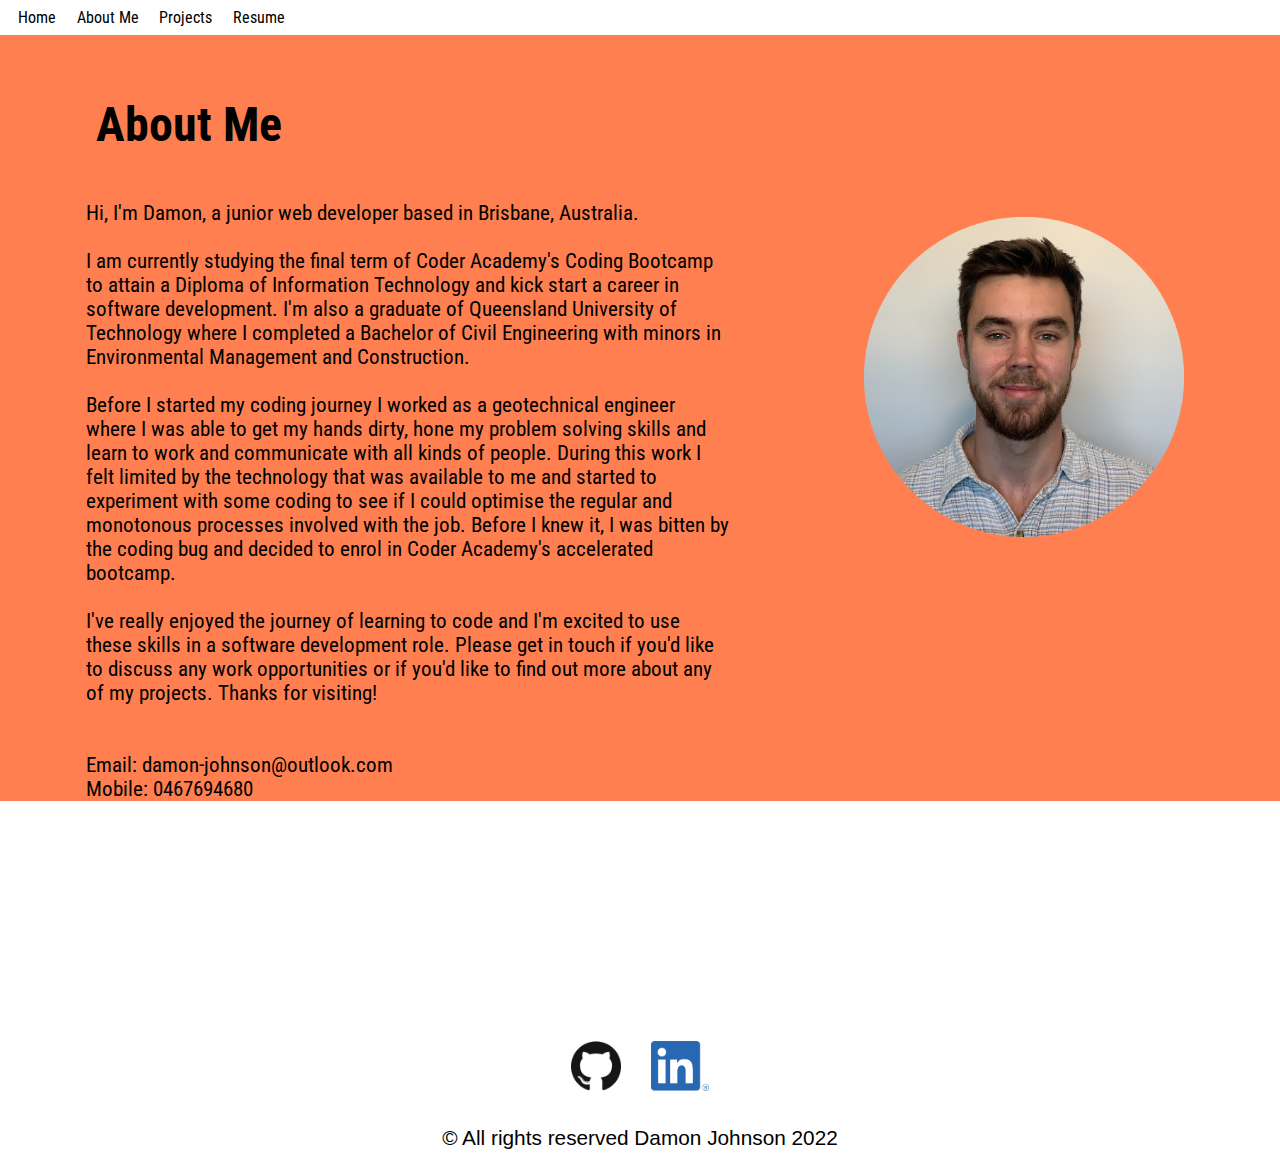
<file: about-me.html>
<!DOCTYPE html>
<html lang="en">
<head>
    <title>Damon Johnson Developer</title>
    <link rel="stylesheet" href="other-style.css" />
    <meta charset="UTF-8">
    <meta http-equiv="X-UA-Compatible" content="IE=edge">
    <meta name="viewport" content="width=device-width, initial-scale=1.0">
</head>

<!-- Navbar -->
<body>
    <header>
        <nav> 
            <ul>
                <li>
                    <a href="index.html" >Home</a>
                </li>
                <li>
                    <a href="about-me.html" >About Me</a>
                </li>
                <li>
                    <a href="project1.html" >Projects</a>
                </li>
                <li>
                    <a href="resume.html" >Resume</a>
                </li>
            </ul>
        </nav>
    </header>

<!-- About Me: Main Content -->
<section>
    <h1>About Me</h1>
    <div id="img-container">
     <img id='profile-pic' src="images/Linkedin-modified.png" alt="A photo of Damon">
     </div>
    <article id="about-me-body">
        <p class="other-para">
            Hi, I'm Damon, a junior web developer based in Brisbane, Australia.
            <br></br>
            I am currently studying the final term of Coder Academy's Coding Bootcamp to attain a Diploma of Information Technology and kick start a career in software development. 
            I'm also a graduate of Queensland University of Technology where I completed a Bachelor of Civil Engineering with minors in Environmental Management and Construction.
            <br></br>
            Before I started my coding journey I worked as a geotechnical engineer where I was able to get my hands dirty, hone my problem solving skills and learn to work and communicate with all kinds of people.
            During this work I felt limited by the technology that was available to me and started to experiment with some coding to see if I could optimise the regular and monotonous processes involved with the job.
            Before I knew it, I was bitten by the coding bug and decided to enrol in Coder Academy's accelerated bootcamp.
            <br></br>
            I've really enjoyed the journey of learning to code and I'm excited to use these skills in a software development role.
            Please get in touch if you'd like to discuss any work opportunities or if you'd like to find out more about any of my projects.
            Thanks for visiting!
            <br></br>
            <br>Email: damon-johnson@outlook.com
            <br>Mobile: 0467694680
        </p>
    </article>
</section>
<!-- Social links -->
<div id="social-links">
    <a href="https://github.com/DamonJohnson">
        <img src="images/GitHub-Mark-120px-plus.png" alt="Github" height="50">
    </a>
    <a href="https://www.linkedin.com/in/damon-johnson-924459145/">
        <img src="images/LI-In-Bug.png" alt="LinkedIn" height="50">
    </a>
</div>

<footer>
    <p>&copy; All rights reserved Damon Johnson 2022</p>
</footer>

</body>
</html>
</file>
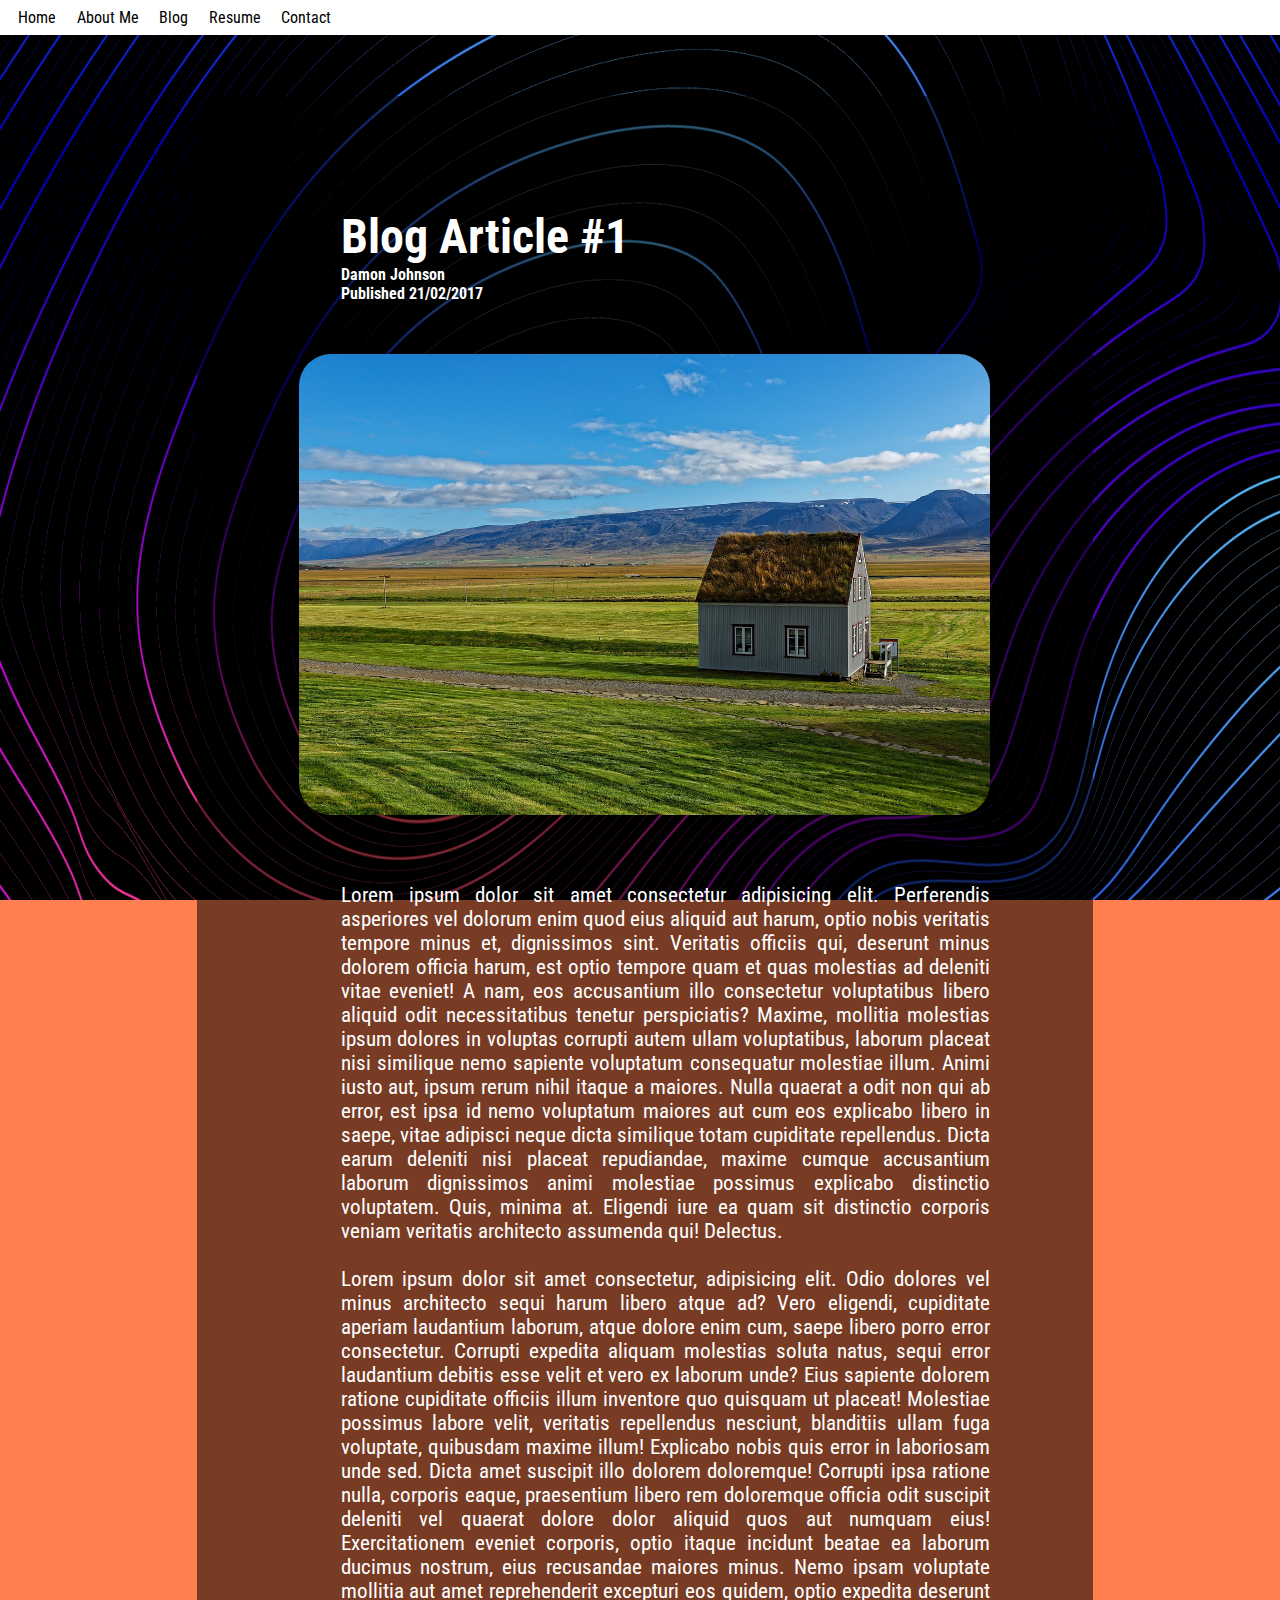
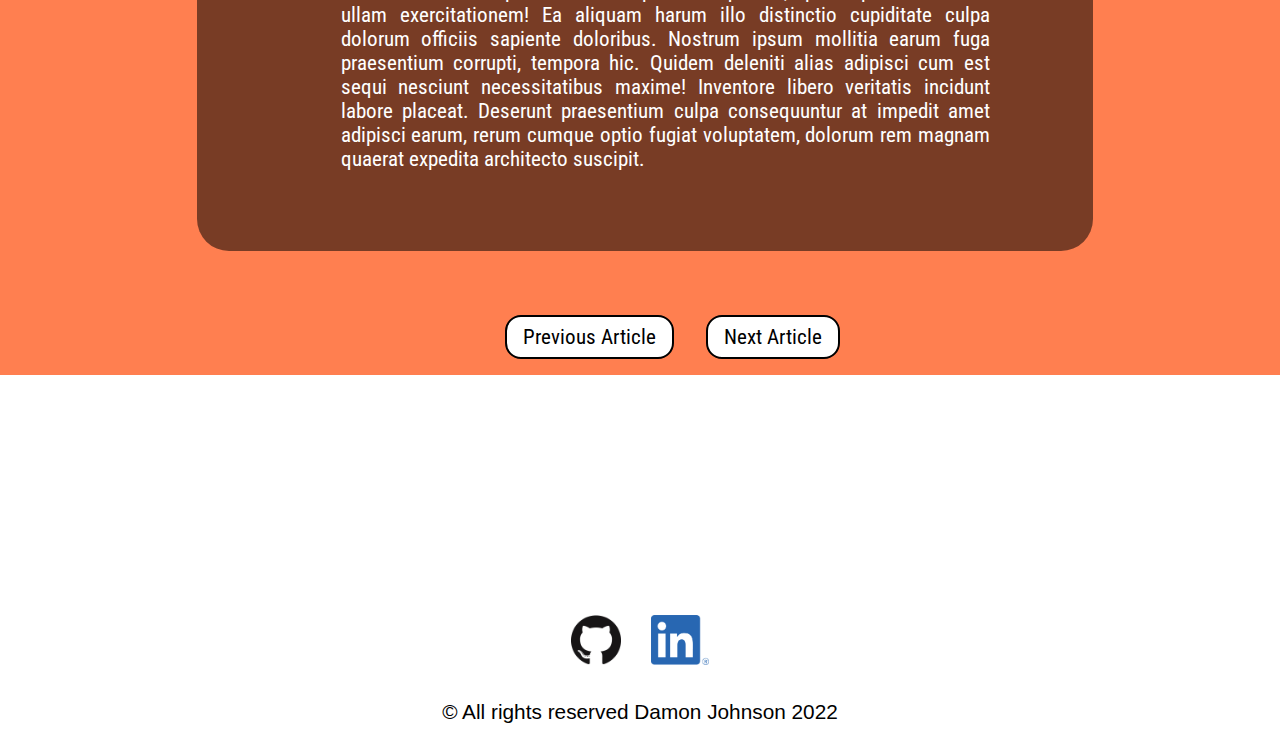
<file: blog1.html>
<!DOCTYPE html>
<html lang="en">
    <head>
        <title>Damon Johnson Developer</title>
        <link rel="stylesheet" href="other-style.css" />
        <meta charset="UTF-8">
        <meta http-equiv="X-UA-Compatible" content="IE=edge">
        <meta name="viewport" content="width=device-width, initial-scale=1.0">
    </head>

    <!-- Navbar -->
    <body id="blog1-body">
        <header>
            <nav> 
                <ul>
                    <li>
                        <a href="index.html" target="blank">Home</a>
                    </li>
                    <li>
                        <a href="about-me.html" target="blank">About Me</a>
                    </li>
                    <li>
                        <a href="blog1.html" target="blank">Blog</a>
                    </li>
                    <li>
                        <a href="resume.html" target="blank">Resume</a>
                    </li>
                    <li>
                        <a href="contact.html" target="blank">Contact</a>
                    </li>
                </ul>
            </nav>
        </header>

    <!-- Blog Article -->
        <section class="blog-container">>
            <div class="blog-alltext">
                <h1 class="blog-heading">Blog Article #1</h1>
                <h4>Damon Johnson</h4>
                <h4>Published 21/02/2017</h4>
                <br>
                <img id="blog-image" src="images/iceland-small.jpg" alt="traditional icelandic house with hills in background">
                <p class="blog-para">
                    Lorem ipsum dolor sit amet consectetur adipisicing elit. Perferendis asperiores vel dolorum enim quod eius aliquid aut harum, optio nobis veritatis tempore minus et, dignissimos sint. Veritatis officiis qui, deserunt minus dolorem officia harum, est optio tempore quam et quas molestias ad deleniti vitae eveniet! A nam, eos accusantium illo consectetur voluptatibus libero aliquid odit necessitatibus tenetur perspiciatis? Maxime, mollitia molestias ipsum dolores in voluptas corrupti autem ullam voluptatibus, laborum placeat nisi similique nemo sapiente voluptatum consequatur molestiae illum. Animi iusto aut, ipsum rerum nihil itaque a maiores. Nulla quaerat a odit non qui ab error, est ipsa id nemo voluptatum maiores aut cum eos explicabo libero in saepe, vitae adipisci neque dicta similique totam cupiditate repellendus. Dicta earum deleniti nisi placeat repudiandae, maxime cumque accusantium laborum dignissimos animi molestiae possimus explicabo distinctio voluptatem. Quis, minima at. Eligendi iure ea quam sit distinctio corporis veniam veritatis architecto assumenda qui! Delectus.
                    <br><br>
                    Lorem ipsum dolor sit amet consectetur, adipisicing elit. Odio dolores vel minus architecto sequi harum libero atque ad? Vero eligendi, cupiditate aperiam laudantium laborum, atque dolore enim cum, saepe libero porro error consectetur. Corrupti expedita aliquam molestias soluta natus, sequi error laudantium debitis esse velit et vero ex laborum unde? Eius sapiente dolorem ratione cupiditate officiis illum inventore quo quisquam ut placeat! Molestiae possimus labore velit, veritatis repellendus nesciunt, blanditiis ullam fuga voluptate, quibusdam maxime illum! Explicabo nobis quis error in laboriosam unde sed. Dicta amet suscipit illo dolorem doloremque! Corrupti ipsa ratione nulla, corporis eaque, praesentium libero rem doloremque officia odit suscipit deleniti vel quaerat dolore dolor aliquid quos aut numquam eius! Exercitationem eveniet corporis, optio itaque incidunt beatae ea laborum ducimus nostrum, eius recusandae maiores minus. Nemo ipsam voluptate mollitia aut amet reprehenderit excepturi eos quidem, optio expedita deserunt ullam exercitationem! Ea aliquam harum illo distinctio cupiditate culpa dolorum officiis sapiente doloribus. Nostrum ipsum mollitia earum fuga praesentium corrupti, tempora hic. Quidem deleniti alias adipisci cum est sequi nesciunt necessitatibus maxime! Inventore libero veritatis incidunt labore placeat. Deserunt praesentium culpa consequuntur at impedit amet adipisci earum, rerum cumque optio fugiat voluptatem, dolorum rem magnam quaerat expedita architecto suscipit.
                </p>
            </div>
        </section>

        <div class="buttons">
            <a href="blog5.html">
                <button type=button>Previous Article</button>
            </a>
            <a href="blog2.html">
                <button type=button>Next Article</button>
            </a>
        </div>

        <!-- Social links -->
        <section id="social-links">
            <a href="https://github.com/DamonJohnson">
                <img src="images/GitHub-Mark-120px-plus.png" alt="Github" height="50">
            </a>
            <a href="https://www.linkedin.com/in/damon-johnson-924459145/">
                <img src="images/LI-In-Bug.png" alt="LinkedIn" height="50">
            </a>
        </section>




        <footer>
            <p>&copy; All rights reserved Damon Johnson 2022</p>
        </footer>

    </body>
</html>
</file>
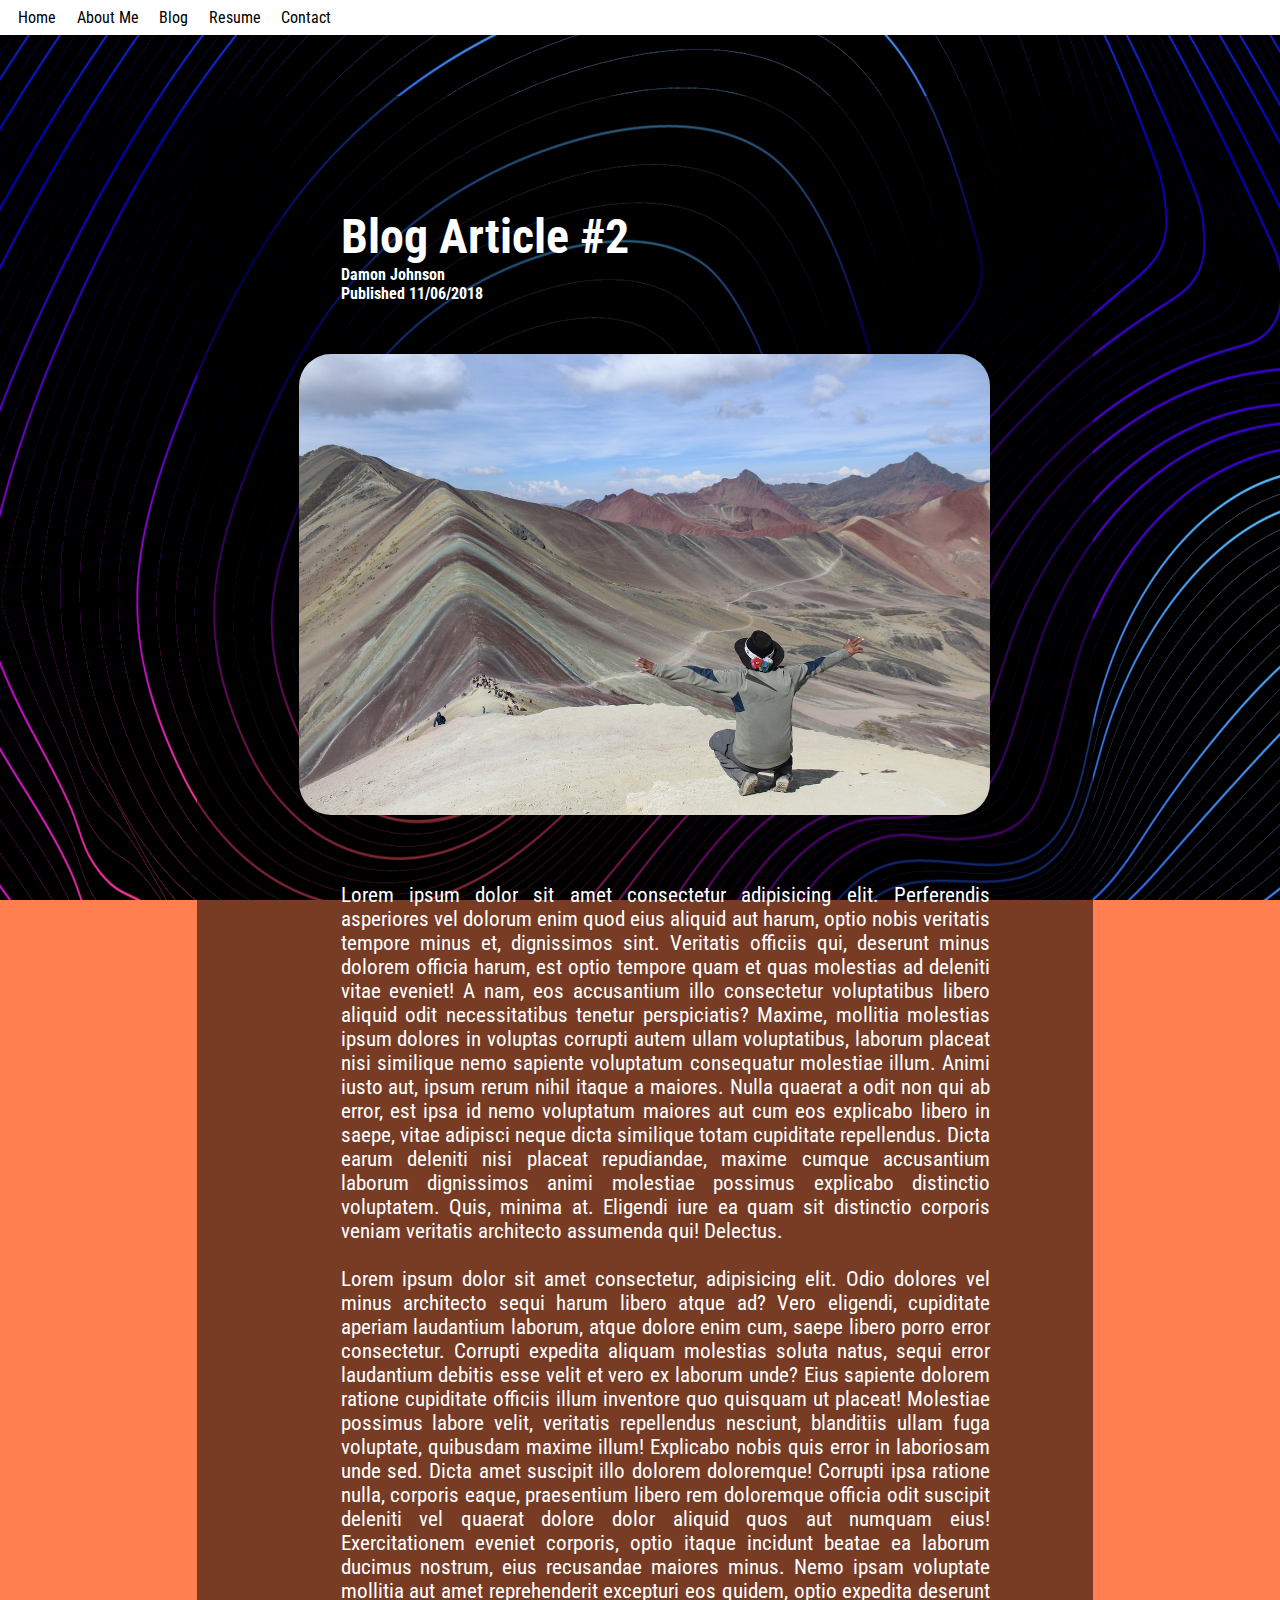
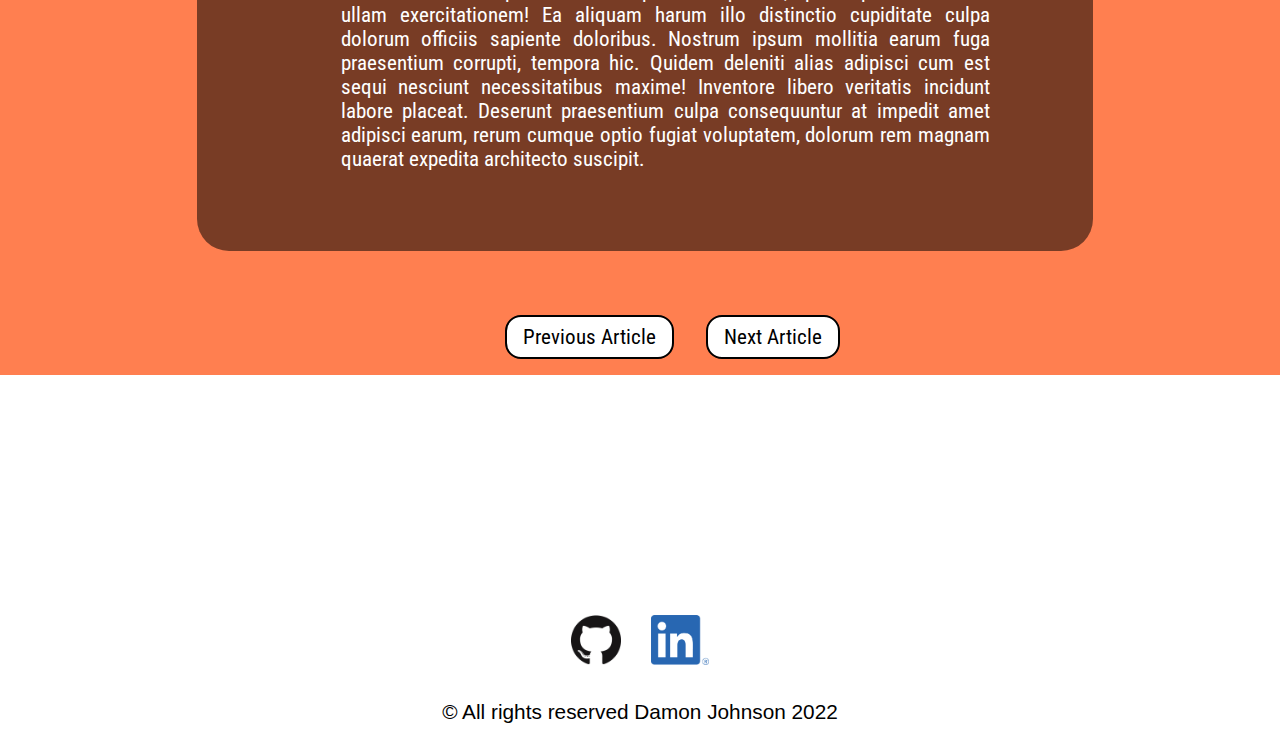
<file: blog2.html>
<!DOCTYPE html>
<html lang="en">
    <head>
        <title>Damon Johnson Developer</title>
        <link rel="stylesheet" href="other-style.css" />
        <meta charset="UTF-8">
        <meta http-equiv="X-UA-Compatible" content="IE=edge">
        <meta name="viewport" content="width=device-width, initial-scale=1.0">
    </head>

<!-- Navbar -->
    <body id="blog2-body">
        <header>
            <nav> 
                <ul>
                    <li>
                        <a href="index.html" target="blank">Home</a>
                    </li>
                    <li>
                        <a href="about-me.html" target="blank">About Me</a>
                    </li>
                    <li>
                        <a href="blog1.html" target="blank">Blog</a>
                    </li>
                    <li>
                        <a href="resume.html" target="blank">Resume</a>
                    </li>
                    <li>
                        <a href="contact.html" target="blank">Contact</a>
                    </li>
                </ul>
            </nav>
        </header>

    <!-- Blog Article -->
        <section class="blog-container">>
            <div class="blog-alltext">
                <h1 class="blog-heading">Blog Article #2</h1>
                <h4>Damon Johnson</h4>
                <h4>Published 11/06/2018</h4>
                <br>
                <img id="blog-image" src="images/argentina-small.jpg" alt="a man enjoying the Vinicunca Mountains (Rainbow Mountains)">
                <p class="blog-para">
                    Lorem ipsum dolor sit amet consectetur adipisicing elit. Perferendis asperiores vel dolorum enim quod eius aliquid aut harum, optio nobis veritatis tempore minus et, dignissimos sint. Veritatis officiis qui, deserunt minus dolorem officia harum, est optio tempore quam et quas molestias ad deleniti vitae eveniet! A nam, eos accusantium illo consectetur voluptatibus libero aliquid odit necessitatibus tenetur perspiciatis? Maxime, mollitia molestias ipsum dolores in voluptas corrupti autem ullam voluptatibus, laborum placeat nisi similique nemo sapiente voluptatum consequatur molestiae illum. Animi iusto aut, ipsum rerum nihil itaque a maiores. Nulla quaerat a odit non qui ab error, est ipsa id nemo voluptatum maiores aut cum eos explicabo libero in saepe, vitae adipisci neque dicta similique totam cupiditate repellendus. Dicta earum deleniti nisi placeat repudiandae, maxime cumque accusantium laborum dignissimos animi molestiae possimus explicabo distinctio voluptatem. Quis, minima at. Eligendi iure ea quam sit distinctio corporis veniam veritatis architecto assumenda qui! Delectus.
                    <br><br>
                    Lorem ipsum dolor sit amet consectetur, adipisicing elit. Odio dolores vel minus architecto sequi harum libero atque ad? Vero eligendi, cupiditate aperiam laudantium laborum, atque dolore enim cum, saepe libero porro error consectetur. Corrupti expedita aliquam molestias soluta natus, sequi error laudantium debitis esse velit et vero ex laborum unde? Eius sapiente dolorem ratione cupiditate officiis illum inventore quo quisquam ut placeat! Molestiae possimus labore velit, veritatis repellendus nesciunt, blanditiis ullam fuga voluptate, quibusdam maxime illum! Explicabo nobis quis error in laboriosam unde sed. Dicta amet suscipit illo dolorem doloremque! Corrupti ipsa ratione nulla, corporis eaque, praesentium libero rem doloremque officia odit suscipit deleniti vel quaerat dolore dolor aliquid quos aut numquam eius! Exercitationem eveniet corporis, optio itaque incidunt beatae ea laborum ducimus nostrum, eius recusandae maiores minus. Nemo ipsam voluptate mollitia aut amet reprehenderit excepturi eos quidem, optio expedita deserunt ullam exercitationem! Ea aliquam harum illo distinctio cupiditate culpa dolorum officiis sapiente doloribus. Nostrum ipsum mollitia earum fuga praesentium corrupti, tempora hic. Quidem deleniti alias adipisci cum est sequi nesciunt necessitatibus maxime! Inventore libero veritatis incidunt labore placeat. Deserunt praesentium culpa consequuntur at impedit amet adipisci earum, rerum cumque optio fugiat voluptatem, dolorum rem magnam quaerat expedita architecto suscipit.
                </p>
            </div>
        </section>

        <div class="buttons">
            <a href="blog1.html">
                <button type=button>Previous Article</button>
            </a>
            <a href="blog3.html">
                <button type=button>Next Article</button>
            </a>
        </div>

        <!-- Social links -->
        <div id="social-links">
            <a href="https://github.com/DamonJohnson">
                <img src="images/GitHub-Mark-120px-plus.png" alt="Github" height="50em">
            </a>
            <a href="https://www.linkedin.com/in/damon-johnson-924459145/">
                <img src="images/LI-In-Bug.png" alt="LinkedIn" height="50em">
            </a>
        </div>

        <footer>
            <p>&copy; All rights reserved Damon Johnson 2022</p>
        </footer>

    </body>
</html>
</file>
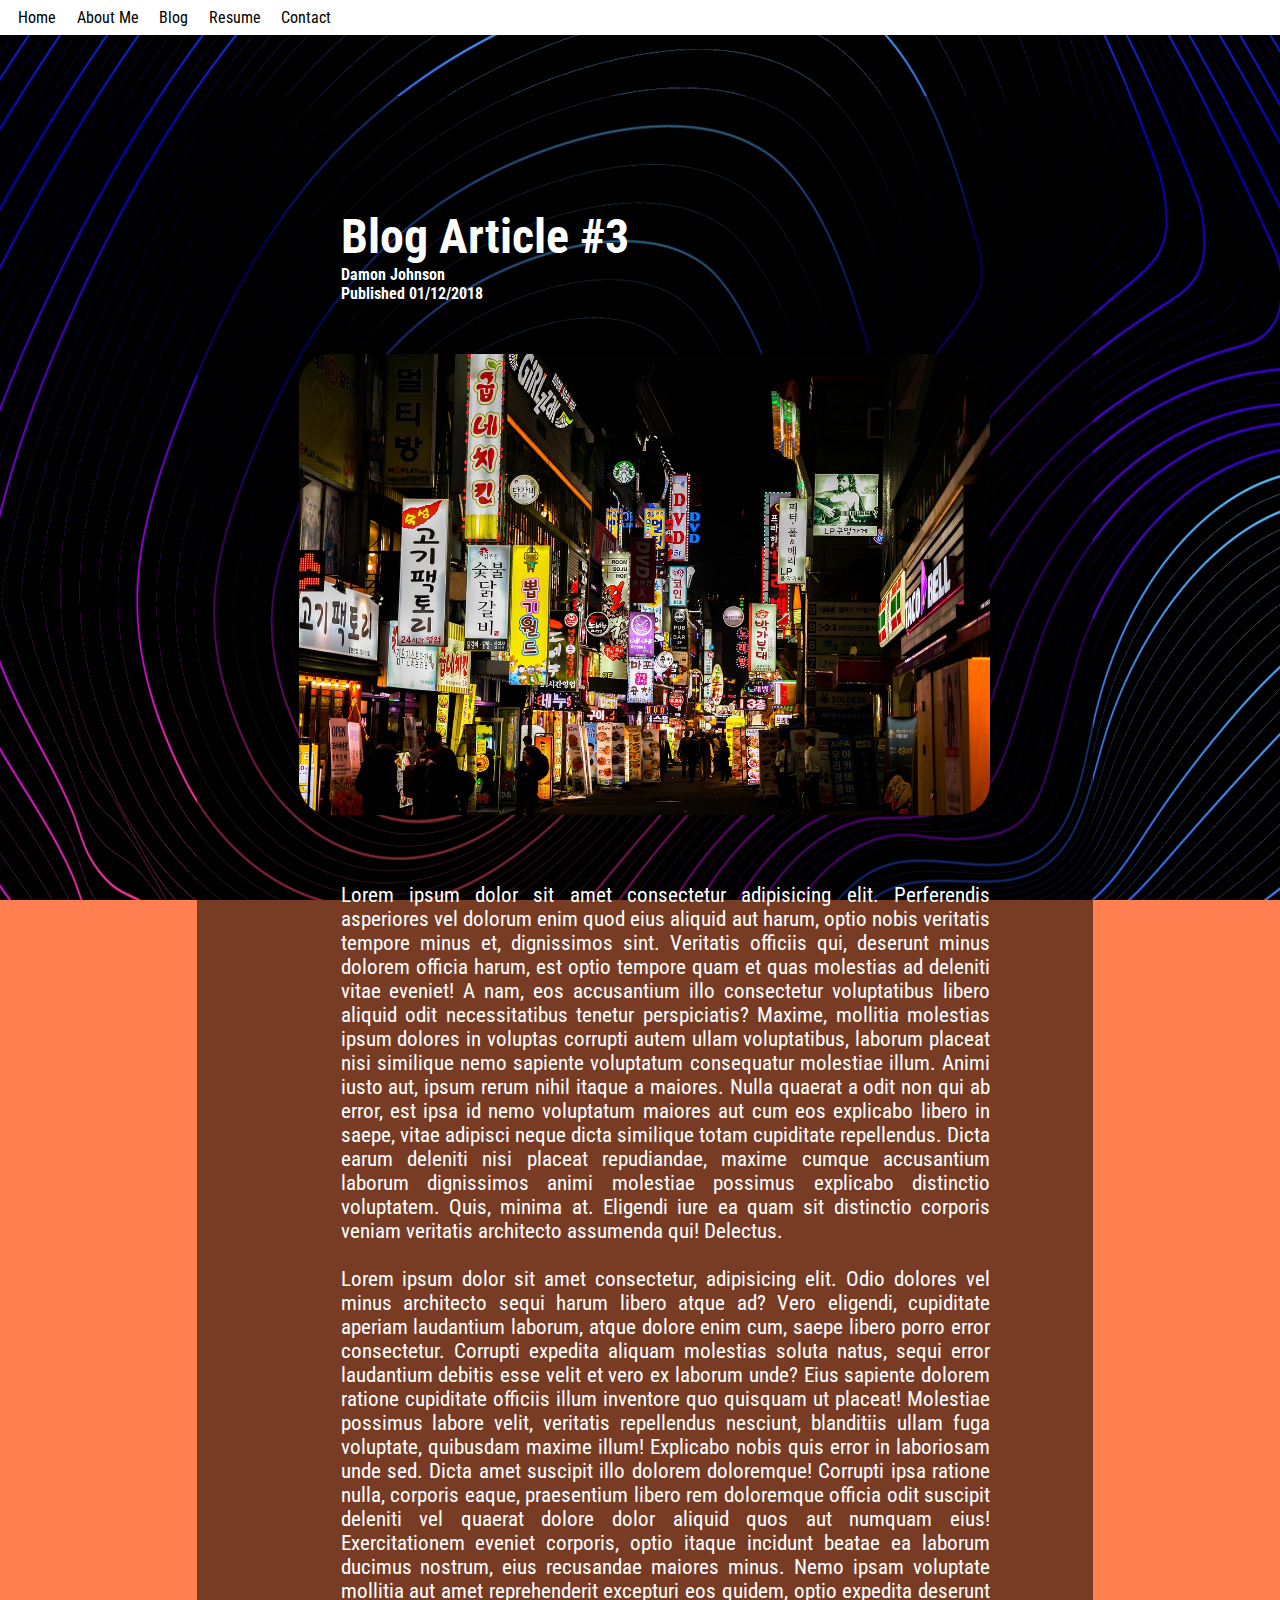
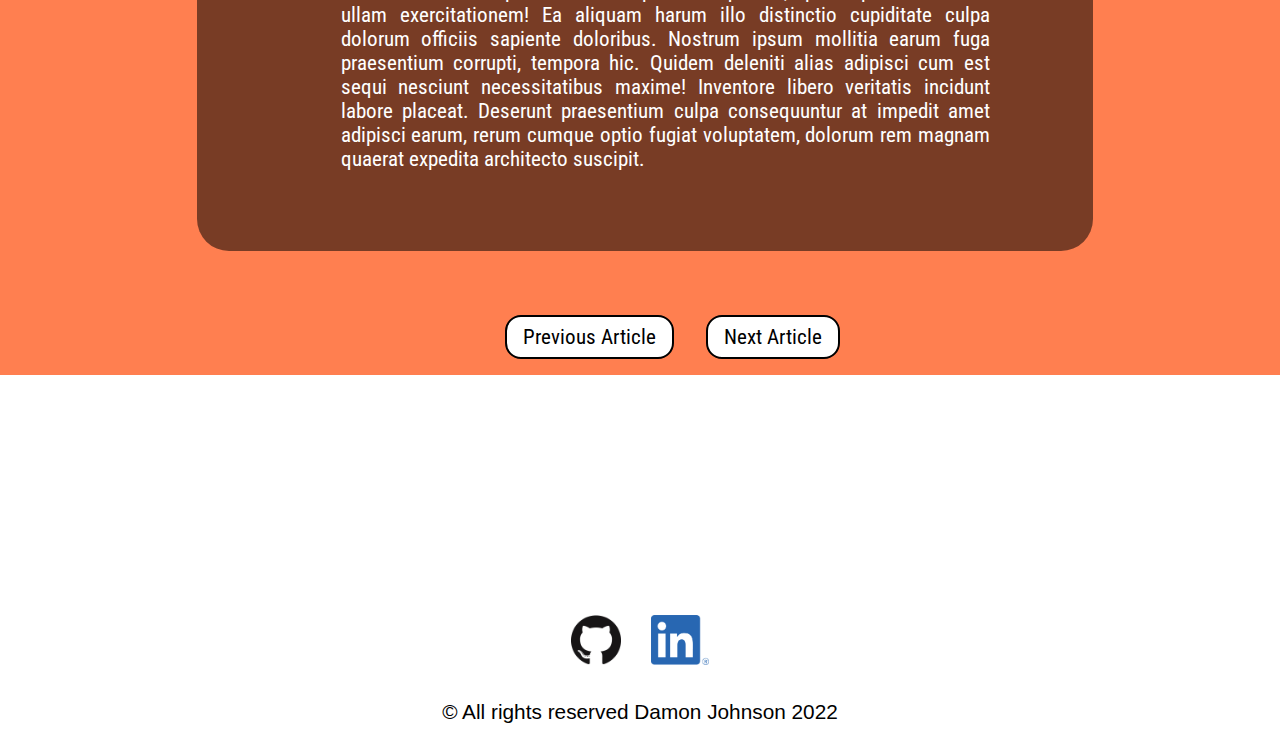
<file: blog3.html>
<!DOCTYPE html>
<html lang="en">
    <head>
        <title>Damon Johnson Developer</title>
        <link rel="stylesheet" href="other-style.css" />
        <meta charset="UTF-8">
        <meta http-equiv="X-UA-Compatible" content="IE=edge">
        <meta name="viewport" content="width=device-width, initial-scale=1.0">
    </head>

<!-- Navbar -->
    <body id="blog3-body">
        <header>
            <nav> 
                <ul>
                    <li>
                        <a href="index.html" target="blank">Home</a>
                    </li>
                    <li>
                        <a href="about-me.html" target="blank">About Me</a>
                    </li>
                    <li>
                        <a href="blog1.html" target="blank">Blog</a>
                    </li>
                    <li>
                        <a href="resume.html" target="blank">Resume</a>
                    </li>
                    <li>
                        <a href="contact.html" target="blank">Contact</a>
                    </li>
                </ul>
            </nav>
        </header>

        <!-- Blog Article -->
        <section class="blog-container">>
            <div class="blog-alltext">
                <h1 class="blog-heading">Blog Article #3</h1>
                <h4>Damon Johnson</h4>
                <h4>Published 01/12/2018</h4>
                <br>
                <img id="blog-image" src="images/korea-small.jpg" alt="traditional icelandic house with hills in background">
                <p class="blog-para">
                    Lorem ipsum dolor sit amet consectetur adipisicing elit. Perferendis asperiores vel dolorum enim quod eius aliquid aut harum, optio nobis veritatis tempore minus et, dignissimos sint. Veritatis officiis qui, deserunt minus dolorem officia harum, est optio tempore quam et quas molestias ad deleniti vitae eveniet! A nam, eos accusantium illo consectetur voluptatibus libero aliquid odit necessitatibus tenetur perspiciatis? Maxime, mollitia molestias ipsum dolores in voluptas corrupti autem ullam voluptatibus, laborum placeat nisi similique nemo sapiente voluptatum consequatur molestiae illum. Animi iusto aut, ipsum rerum nihil itaque a maiores. Nulla quaerat a odit non qui ab error, est ipsa id nemo voluptatum maiores aut cum eos explicabo libero in saepe, vitae adipisci neque dicta similique totam cupiditate repellendus. Dicta earum deleniti nisi placeat repudiandae, maxime cumque accusantium laborum dignissimos animi molestiae possimus explicabo distinctio voluptatem. Quis, minima at. Eligendi iure ea quam sit distinctio corporis veniam veritatis architecto assumenda qui! Delectus.
                    <br><br>
                    Lorem ipsum dolor sit amet consectetur, adipisicing elit. Odio dolores vel minus architecto sequi harum libero atque ad? Vero eligendi, cupiditate aperiam laudantium laborum, atque dolore enim cum, saepe libero porro error consectetur. Corrupti expedita aliquam molestias soluta natus, sequi error laudantium debitis esse velit et vero ex laborum unde? Eius sapiente dolorem ratione cupiditate officiis illum inventore quo quisquam ut placeat! Molestiae possimus labore velit, veritatis repellendus nesciunt, blanditiis ullam fuga voluptate, quibusdam maxime illum! Explicabo nobis quis error in laboriosam unde sed. Dicta amet suscipit illo dolorem doloremque! Corrupti ipsa ratione nulla, corporis eaque, praesentium libero rem doloremque officia odit suscipit deleniti vel quaerat dolore dolor aliquid quos aut numquam eius! Exercitationem eveniet corporis, optio itaque incidunt beatae ea laborum ducimus nostrum, eius recusandae maiores minus. Nemo ipsam voluptate mollitia aut amet reprehenderit excepturi eos quidem, optio expedita deserunt ullam exercitationem! Ea aliquam harum illo distinctio cupiditate culpa dolorum officiis sapiente doloribus. Nostrum ipsum mollitia earum fuga praesentium corrupti, tempora hic. Quidem deleniti alias adipisci cum est sequi nesciunt necessitatibus maxime! Inventore libero veritatis incidunt labore placeat. Deserunt praesentium culpa consequuntur at impedit amet adipisci earum, rerum cumque optio fugiat voluptatem, dolorum rem magnam quaerat expedita architecto suscipit.
                </p>
            </div>
        </section>

        <div class="buttons">
            <a href="blog2.html">
                <button type=button>Previous Article</button>
            </a>
            <a href="blog4.html">
                <button type=button>Next Article</button>
            </a>
        </div>

        <!-- Social links -->
        <div id="social-links">
            <a href="https://github.com/DamonJohnson">
                <img src="images/GitHub-Mark-120px-plus.png" alt="Github" height="50">
            </a>
            <a href="https://www.linkedin.com/in/damon-johnson-924459145/">
                <img src="images/LI-In-Bug.png" alt="LinkedIn" height="50">
            </a>
        </div>

        <footer>
            <p>&copy; All rights reserved Damon Johnson 2022</p>
        </footer>

    </body>
</html>
</file>
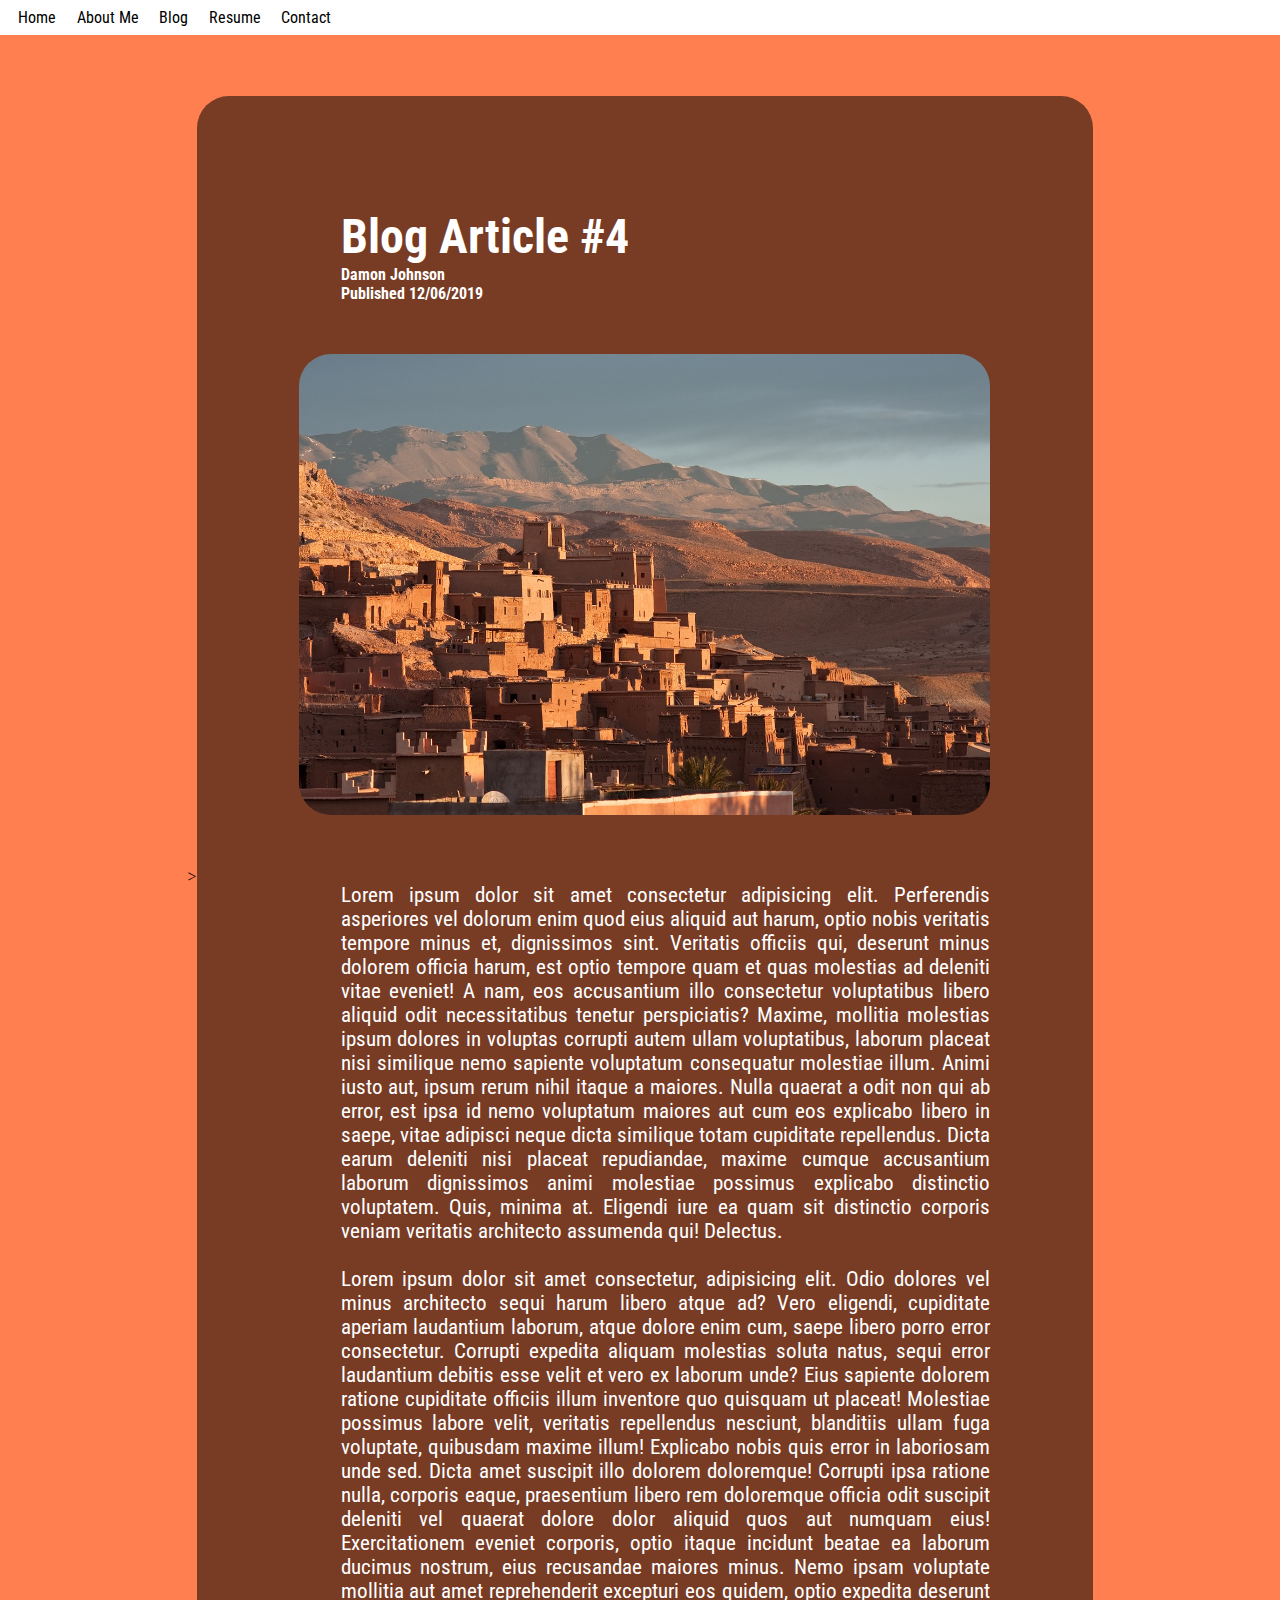
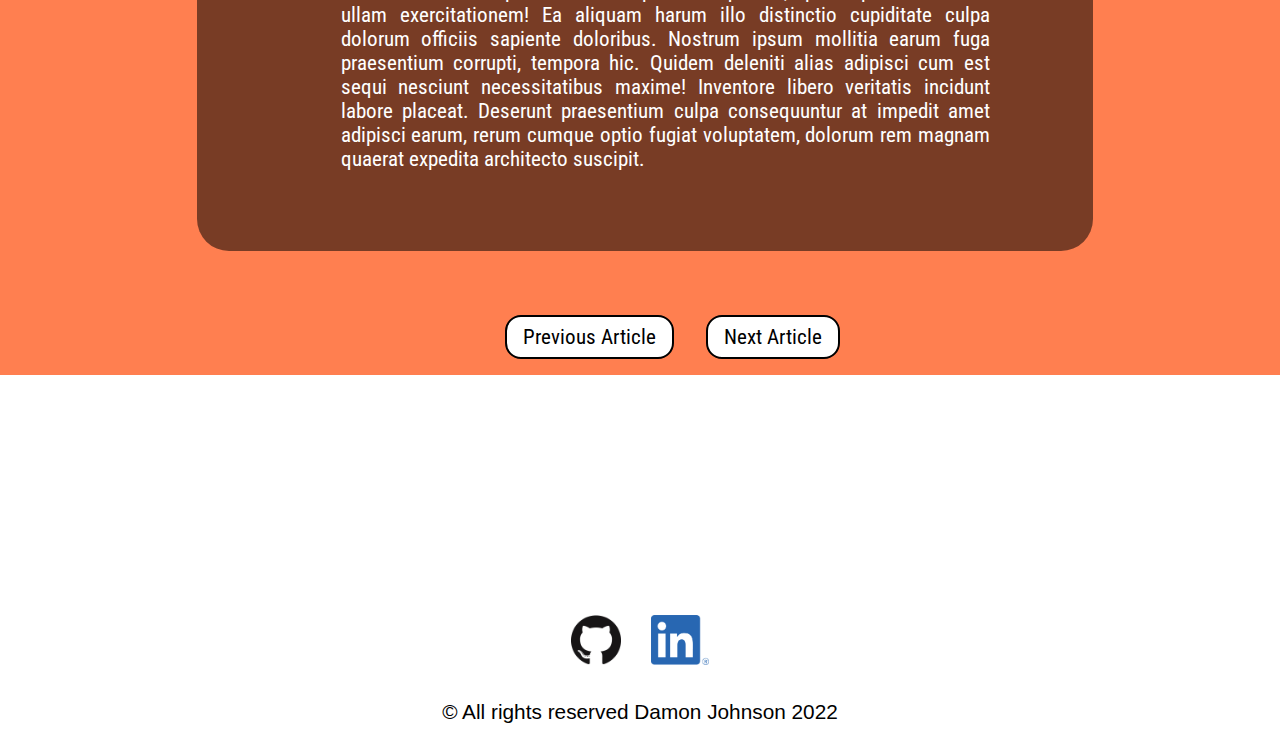
<file: blog4.html>
<!DOCTYPE html>
<html lang="en">
    <head>
        <title>Damon Johnson Developer</title>
        <link rel="stylesheet" href="other-style.css" />
        <meta charset="UTF-8">
        <meta http-equiv="X-UA-Compatible" content="IE=edge">
        <meta name="viewport" content="width=device-width, initial-scale=1.0">
    </head>

    <!-- Navbar -->
    <body id="blog4-body">
            <header>
                <nav> 
                    <ul>
                        <li>
                            <a href="index.html" target="blank">Home</a>
                        </li>
                        <li>
                            <a href="about-me.html" target="blank">About Me</a>
                        </li>
                        <li>
                            <a href="blog1.html" target="blank">Blog</a>
                        </li>
                        <li>
                            <a href="resume.html" target="blank">Resume</a>
                        </li>
                        <li>
                            <a href="contact.html" target="blank">Contact</a>
                        </li>
                    </ul>
                </nav>
            </header>

        <!-- Blog Article -->
        <section class="blog-container">>
            <div class="blog-alltext">
                <h1 class="blog-heading">Blog Article #4</h1>
                <h4>Damon Johnson</h4>
                <h4>Published 12/06/2019</h4>
                <br>
                <img id="blog-image" src="images/morocco-small.jpg" alt="traditional moroccan desert village set in the hills">
                <p class="blog-para">
                    Lorem ipsum dolor sit amet consectetur adipisicing elit. Perferendis asperiores vel dolorum enim quod eius aliquid aut harum, optio nobis veritatis tempore minus et, dignissimos sint. Veritatis officiis qui, deserunt minus dolorem officia harum, est optio tempore quam et quas molestias ad deleniti vitae eveniet! A nam, eos accusantium illo consectetur voluptatibus libero aliquid odit necessitatibus tenetur perspiciatis? Maxime, mollitia molestias ipsum dolores in voluptas corrupti autem ullam voluptatibus, laborum placeat nisi similique nemo sapiente voluptatum consequatur molestiae illum. Animi iusto aut, ipsum rerum nihil itaque a maiores. Nulla quaerat a odit non qui ab error, est ipsa id nemo voluptatum maiores aut cum eos explicabo libero in saepe, vitae adipisci neque dicta similique totam cupiditate repellendus. Dicta earum deleniti nisi placeat repudiandae, maxime cumque accusantium laborum dignissimos animi molestiae possimus explicabo distinctio voluptatem. Quis, minima at. Eligendi iure ea quam sit distinctio corporis veniam veritatis architecto assumenda qui! Delectus.
                    <br><br>
                    Lorem ipsum dolor sit amet consectetur, adipisicing elit. Odio dolores vel minus architecto sequi harum libero atque ad? Vero eligendi, cupiditate aperiam laudantium laborum, atque dolore enim cum, saepe libero porro error consectetur. Corrupti expedita aliquam molestias soluta natus, sequi error laudantium debitis esse velit et vero ex laborum unde? Eius sapiente dolorem ratione cupiditate officiis illum inventore quo quisquam ut placeat! Molestiae possimus labore velit, veritatis repellendus nesciunt, blanditiis ullam fuga voluptate, quibusdam maxime illum! Explicabo nobis quis error in laboriosam unde sed. Dicta amet suscipit illo dolorem doloremque! Corrupti ipsa ratione nulla, corporis eaque, praesentium libero rem doloremque officia odit suscipit deleniti vel quaerat dolore dolor aliquid quos aut numquam eius! Exercitationem eveniet corporis, optio itaque incidunt beatae ea laborum ducimus nostrum, eius recusandae maiores minus. Nemo ipsam voluptate mollitia aut amet reprehenderit excepturi eos quidem, optio expedita deserunt ullam exercitationem! Ea aliquam harum illo distinctio cupiditate culpa dolorum officiis sapiente doloribus. Nostrum ipsum mollitia earum fuga praesentium corrupti, tempora hic. Quidem deleniti alias adipisci cum est sequi nesciunt necessitatibus maxime! Inventore libero veritatis incidunt labore placeat. Deserunt praesentium culpa consequuntur at impedit amet adipisci earum, rerum cumque optio fugiat voluptatem, dolorum rem magnam quaerat expedita architecto suscipit.
                </p>
            </div>
        </section>

        <div class="buttons">
            <a href="blog3.html">
                <button type=button>Previous Article</button>
            </a>
            <a href="blog5.html">
                <button type=button>Next Article</button>
            </a>
        </div>

        <!-- Social links -->
        <div id="social-links">
            <a href="https://github.com/DamonJohnson">
                <img src="images/GitHub-Mark-120px-plus.png" alt="Github" height="50">
            </a>
            <a href="https://www.linkedin.com/in/damon-johnson-924459145/">
                <img src="images/LI-In-Bug.png" alt="LinkedIn" height="50">
            </a>
        </div>

        <footer>
            <p>&copy; All rights reserved Damon Johnson 2022</p>
        </footer>

    </body>
</html>
</file>
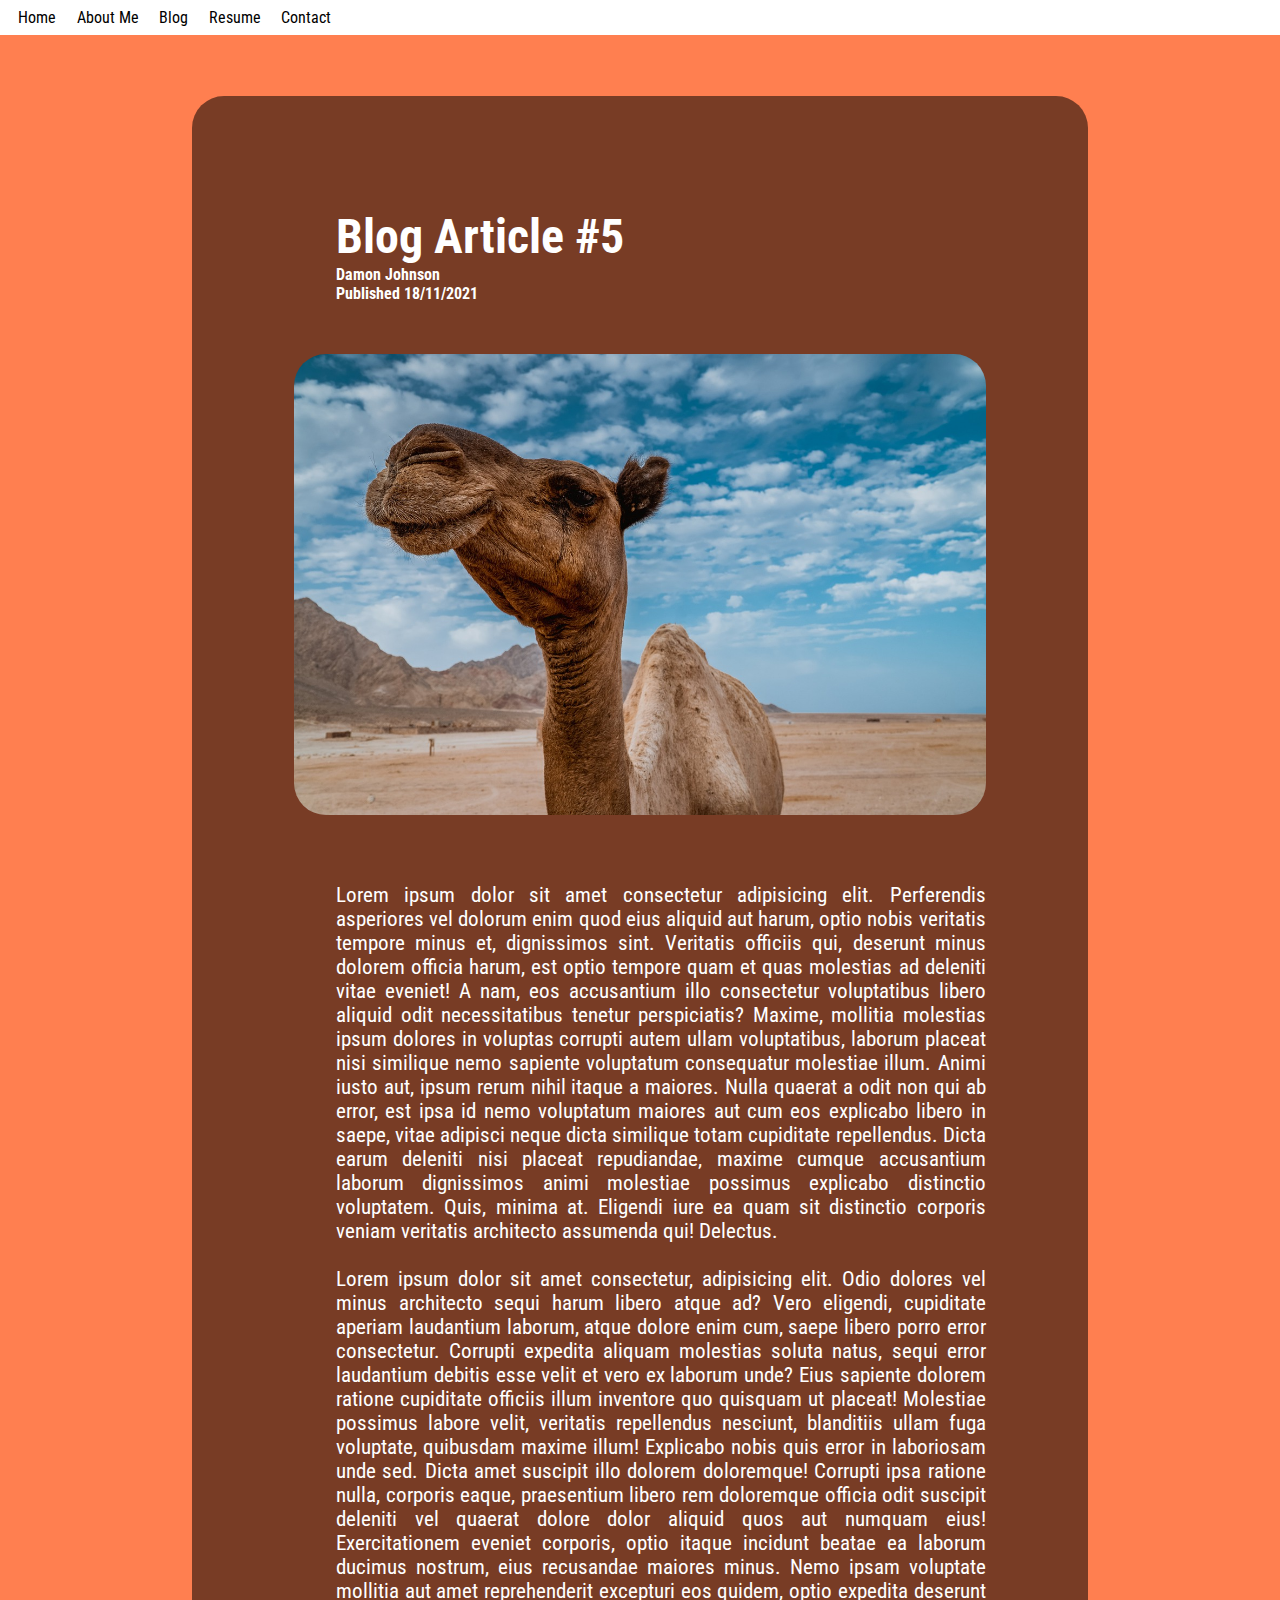
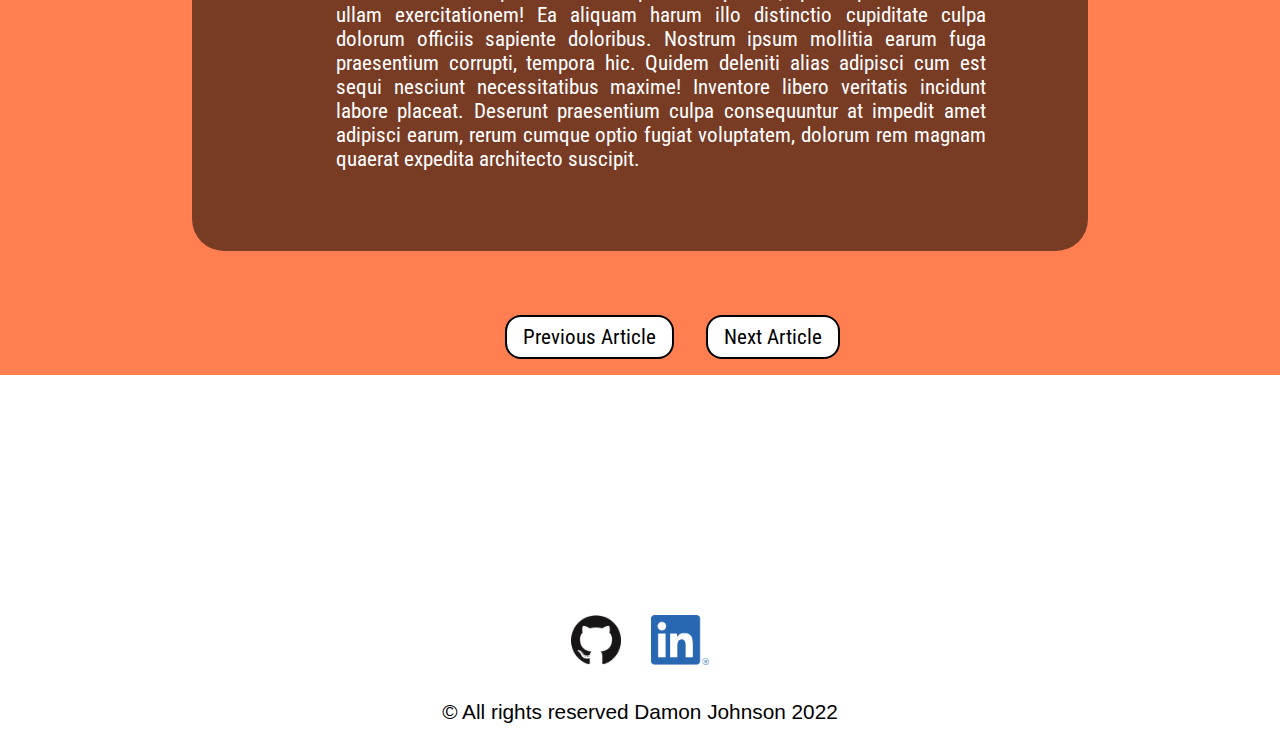
<file: blog5.html>
<!DOCTYPE html>
<html lang="en">
  <head>
    <title>Damon Johnson Developer</title>
    <link rel="stylesheet" href="other-style.css" />
    <meta charset="UTF-8" />
    <meta http-equiv="X-UA-Compatible" content="IE=edge" />
    <meta name="viewport" content="width=device-width, initial-scale=1.0" />
  </head>

  <!-- Navbar -->
  <body id="blog5-body">
    <header>
      <nav>
        <ul>
          <li>
            <a href="index.html" target="blank">Home</a>
          </li>
          <li>
            <a href="about-me.html" target="blank">About Me</a>
          </li>
          <li>
            <a href="blog1.html" target="blank">Blog</a>
          </li>
          <li>
            <a href="resume.html" target="blank">Resume</a>
          </li>
          <li>
            <a href="contact.html" target="blank">Contact</a>
          </li>
        </ul>
      </nav>
    </header>

    <!-- Blog Article -->
    <section class="blog-container">
      <div class="blog-alltext">
        <h1 class="blog-heading">Blog Article #5</h1>
        <h4>Damon Johnson</h4>
        <h4>Published 18/11/2021</h4>
        <br />
        <img
          id="blog-image"
          src="images/desert-small.jpg"
          alt="a camel close up"
        />
        <p class="blog-para">
          Lorem ipsum dolor sit amet consectetur adipisicing elit. Perferendis
          asperiores vel dolorum enim quod eius aliquid aut harum, optio nobis
          veritatis tempore minus et, dignissimos sint. Veritatis officiis qui,
          deserunt minus dolorem officia harum, est optio tempore quam et quas
          molestias ad deleniti vitae eveniet! A nam, eos accusantium illo
          consectetur voluptatibus libero aliquid odit necessitatibus tenetur
          perspiciatis? Maxime, mollitia molestias ipsum dolores in voluptas
          corrupti autem ullam voluptatibus, laborum placeat nisi similique nemo
          sapiente voluptatum consequatur molestiae illum. Animi iusto aut,
          ipsum rerum nihil itaque a maiores. Nulla quaerat a odit non qui ab
          error, est ipsa id nemo voluptatum maiores aut cum eos explicabo
          libero in saepe, vitae adipisci neque dicta similique totam cupiditate
          repellendus. Dicta earum deleniti nisi placeat repudiandae, maxime
          cumque accusantium laborum dignissimos animi molestiae possimus
          explicabo distinctio voluptatem. Quis, minima at. Eligendi iure ea
          quam sit distinctio corporis veniam veritatis architecto assumenda
          qui! Delectus.
          <br /><br />
          Lorem ipsum dolor sit amet consectetur, adipisicing elit. Odio dolores
          vel minus architecto sequi harum libero atque ad? Vero eligendi,
          cupiditate aperiam laudantium laborum, atque dolore enim cum, saepe
          libero porro error consectetur. Corrupti expedita aliquam molestias
          soluta natus, sequi error laudantium debitis esse velit et vero ex
          laborum unde? Eius sapiente dolorem ratione cupiditate officiis illum
          inventore quo quisquam ut placeat! Molestiae possimus labore velit,
          veritatis repellendus nesciunt, blanditiis ullam fuga voluptate,
          quibusdam maxime illum! Explicabo nobis quis error in laboriosam unde
          sed. Dicta amet suscipit illo dolorem doloremque! Corrupti ipsa
          ratione nulla, corporis eaque, praesentium libero rem doloremque
          officia odit suscipit deleniti vel quaerat dolore dolor aliquid quos
          aut numquam eius! Exercitationem eveniet corporis, optio itaque
          incidunt beatae ea laborum ducimus nostrum, eius recusandae maiores
          minus. Nemo ipsam voluptate mollitia aut amet reprehenderit excepturi
          eos quidem, optio expedita deserunt ullam exercitationem! Ea aliquam
          harum illo distinctio cupiditate culpa dolorum officiis sapiente
          doloribus. Nostrum ipsum mollitia earum fuga praesentium corrupti,
          tempora hic. Quidem deleniti alias adipisci cum est sequi nesciunt
          necessitatibus maxime! Inventore libero veritatis incidunt labore
          placeat. Deserunt praesentium culpa consequuntur at impedit amet
          adipisci earum, rerum cumque optio fugiat voluptatem, dolorum rem
          magnam quaerat expedita architecto suscipit.
        </p>
      </div>
    </section>

    <div class="buttons">
      <a href="blog4.html">
        <button type="button">Previous Article</button>
      </a>
      <a href="blog1.html">
        <button type="button">Next Article</button>
      </a>
    </div>

    <!-- Social links -->
    <div id="social-links">
      <a href="https://github.com/DamonJohnson">
        <img src="images/GitHub-Mark-120px-plus.png" alt="Github" height="50" />
      </a>
      <a href="https://www.linkedin.com/in/damon-johnson-924459145/">
        <img src="images/LI-In-Bug.png" alt="LinkedIn" height="50" />
      </a>
    </div>

    <footer>
      <p>&copy; All rights reserved Damon Johnson 2022</p>
    </footer>
  </body>
</html>
</file>
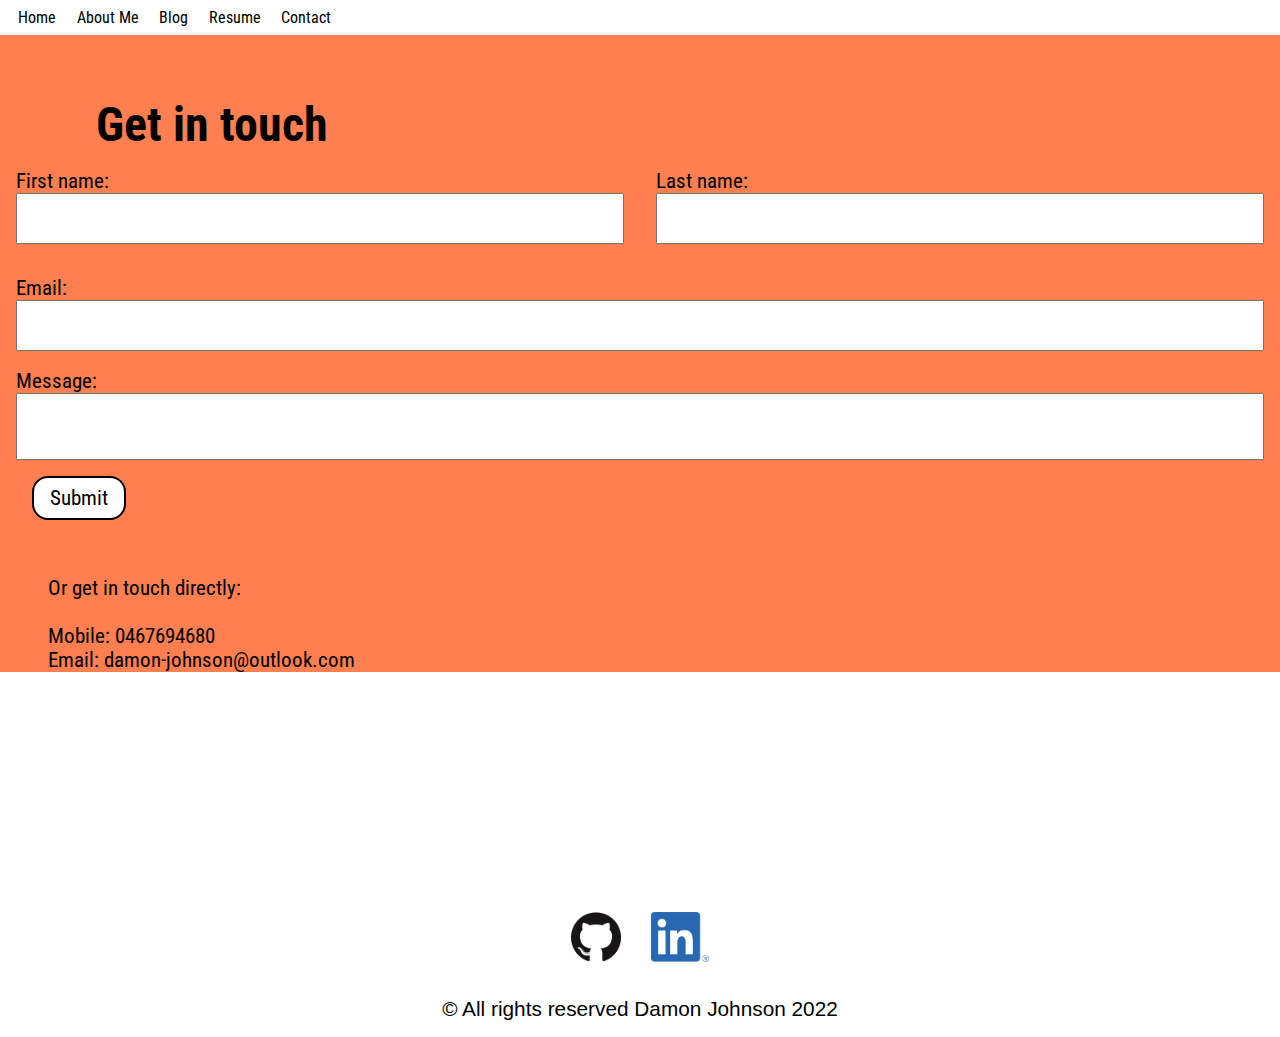
<file: contact.html>
<!DOCTYPE html>
<html lang="en">
    <head>
        <title>Damon Johnson Developer</title>
        <link rel="stylesheet" href="other-style.css" />
        <meta charset="UTF-8">
        <meta http-equiv="X-UA-Compatible" content="IE=edge">
        <meta name="viewport" content="width=device-width, initial-scale=1.0">
    </head>

    <!-- Navbar -->
    <body>
        <header>
            <nav> 
                <ul>
                    <li>
                        <a href="index.html" target="blank">Home</a>
                    </li>
                    <li>
                        <a href="about-me.html" target="blank">About Me</a>
                    </li>
                    <li>
                        <a href="blog1.html" target="blank">Blog</a>
                    </li>
                    <li>
                        <a href="resume.html" target="blank">Resume</a>
                    </li>
                    <li>
                        <a href="contact.html" target="blank">Contact</a>
                    </li>
                </ul>
            </nav>
        </header>

        <h1>Get in touch</h1>

        <form id="contact-form">
            <div id="name-form">
                <div class="name-input">
                    <label for="fname">First name:</label>
                    <input id="fname" type="text">
                </div>
                <div class="name-input">
                    <label for="lname">Last name:</label>
                    <br>
                    <input id="lname" type="text">
                </div>
            </div>
            <div id="other-form">
                <label for="email">Email:</label>
                <br>
                <input id="email" type="text">
                <br><br>
                <label for="message">Message:</label>
                <br>
                <input id="message" type="text">
                <br>
                <button id="submit-button" type="button">Submit</button>
            </div>
            <p class="other-para">
                <br>Or get in touch directly:<br>
                <br>Mobile: 0467694680
                <br>Email: damon-johnson@outlook.com
            </p>
        </form>




        <!-- Social links -->
        <div id="social-links">
            <a href="https://github.com/DamonJohnson">
                <img src="images/GitHub-Mark-120px-plus.png" alt="Github" height="50">
            </a>
            <a href="https://www.linkedin.com/in/damon-johnson-924459145/">
                <img src="images/LI-In-Bug.png" alt="LinkedIn" height="50">
            </a>
        </div>

        <footer>
            <p>&copy; All rights reserved Damon Johnson 2022</p>
        </footer>

    </body>
</html>
</file>
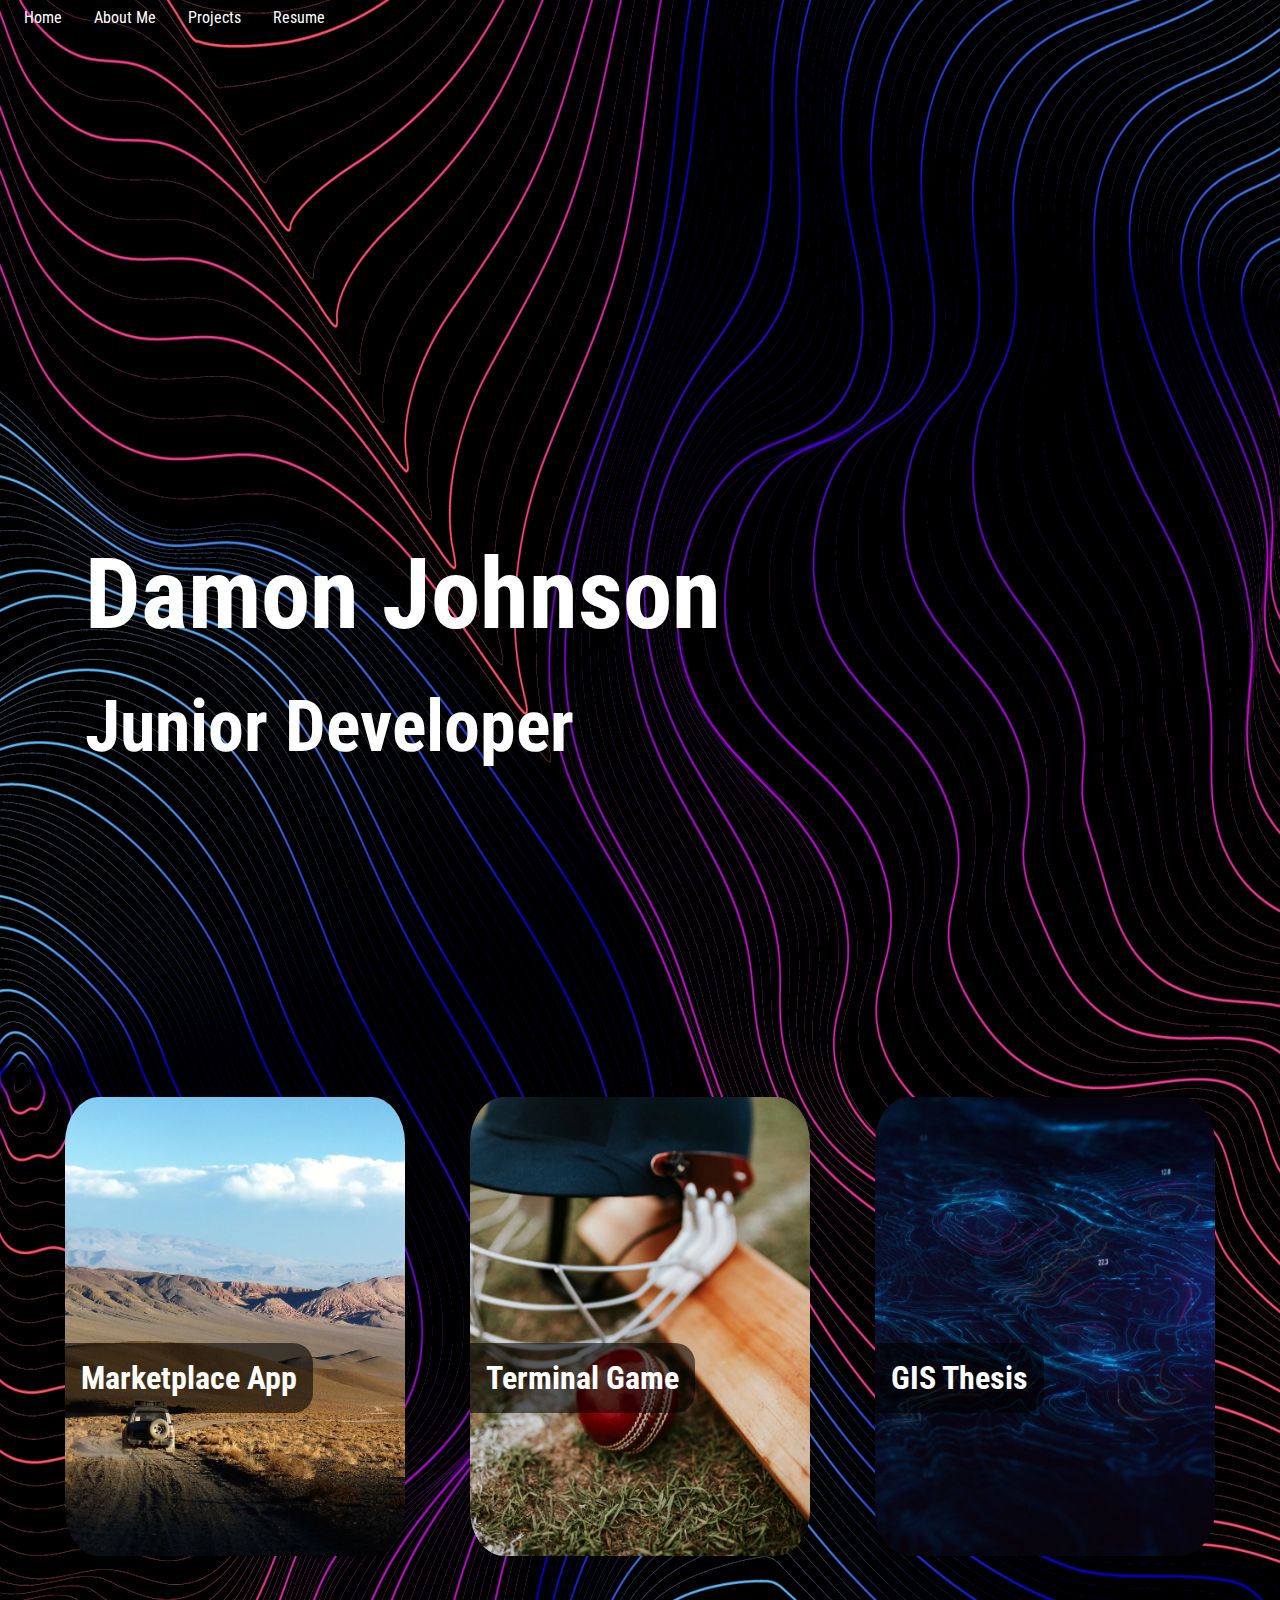
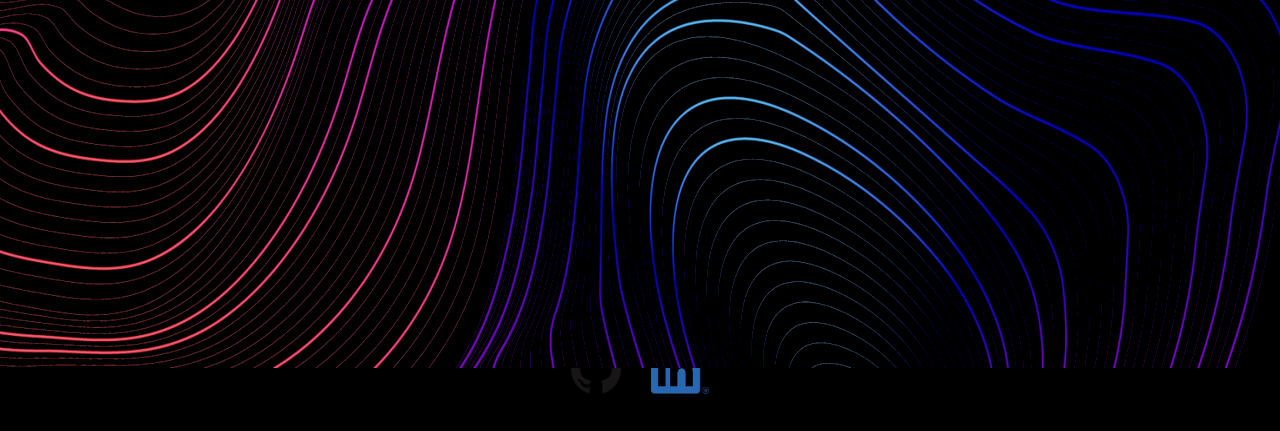
<file: new-index.html>
<!DOCTYPE html>
<html lang="en">
  <head>
    <title>Damon Johnson Developer</title>
    <link rel="stylesheet" href="style.css" />
    <meta charset="UTF-8" />
    <meta http-equiv="X-UA-Compatible" content="IE=edge" />
    <meta name="viewport" content="width=device-width, initial-scale=1.0" />
  </head>

  <!-- Navbar -->
  <body>
    <header>
      <nav>
        <ul>
          <li>
            <a href="index.html">Home</a>
          </li>
          <li>
            <a href="about-me.html">About Me</a>
          </li>
          <li>
            <a href="project1.html">Projects</a>
          </li>
          <li>
            <a href="resume.html">Resume</a>
          </li>
        </ul>
      </nav>
    </header>

    <!-- Title section showing name and developer skills with video background  -->
    <article id="hero">
      <section id="my-info">
        <h1>Damon Johnson</h1>
        <h3>Junior Developer</h3>
      </section>
      <div id="video-container">
        <img src="images/wallpaper1.png" alt="contour lines">
      </div>
    </article>

    <!-- Blog section showing project cards -->
    <main id="blog-section">
      <h2>My Projects</h2>
      <div id="article-container">
        <article class="blog-article">
          <a href="project1.html">
            <img
              src="images/crop/argentina.jpg"
              alt="a car travelling through the andes mountains"
            />
          </a>
          <div class="article-text">
            <a href="project1.html">
              <h4>Marketplace App</h4>
            </a>
          </div>
        </article>
        <article class="blog-article">
          <a href="project2.html">
            <img
              src="images/cricket-crop.jpg"
              alt="Cricket equipment"
            />
          </a>
          <div class="article-text">
            <a href="project2.html">
              <h4>Terminal Game</h4>
            </a>
          </div>
        </article>
        <article class="blog-article">
          <a href="project3.html">
            <img
              src="images/gis-crop.jpg"
              alt="Digital contour lines"
            />
          </a>
          <div class="article-text">
            <a href="project3.html">
              <h4>GIS Thesis</h4>
            </a>
          </div>
        </article>
       
      </div>
    </main>

    <!-- Social links -->
    <section id="social-links">
      <a href="https://github.com/DamonJohnson">
        <img src="images/GitHub-Mark-120px-plus.png" alt="Github" height="50" />
      </a>
      <a href="https://www.linkedin.com/in/damon-johnson-924459145/">
        <img src="images/LI-In-Bug.png" alt="LinkedIn" height="50" />
      </a>
    </section>

    <footer>
      <p>&copy; All rights reserved Damon Johnson 2022</p>
    </footer>
  </body>
</html>
</file>
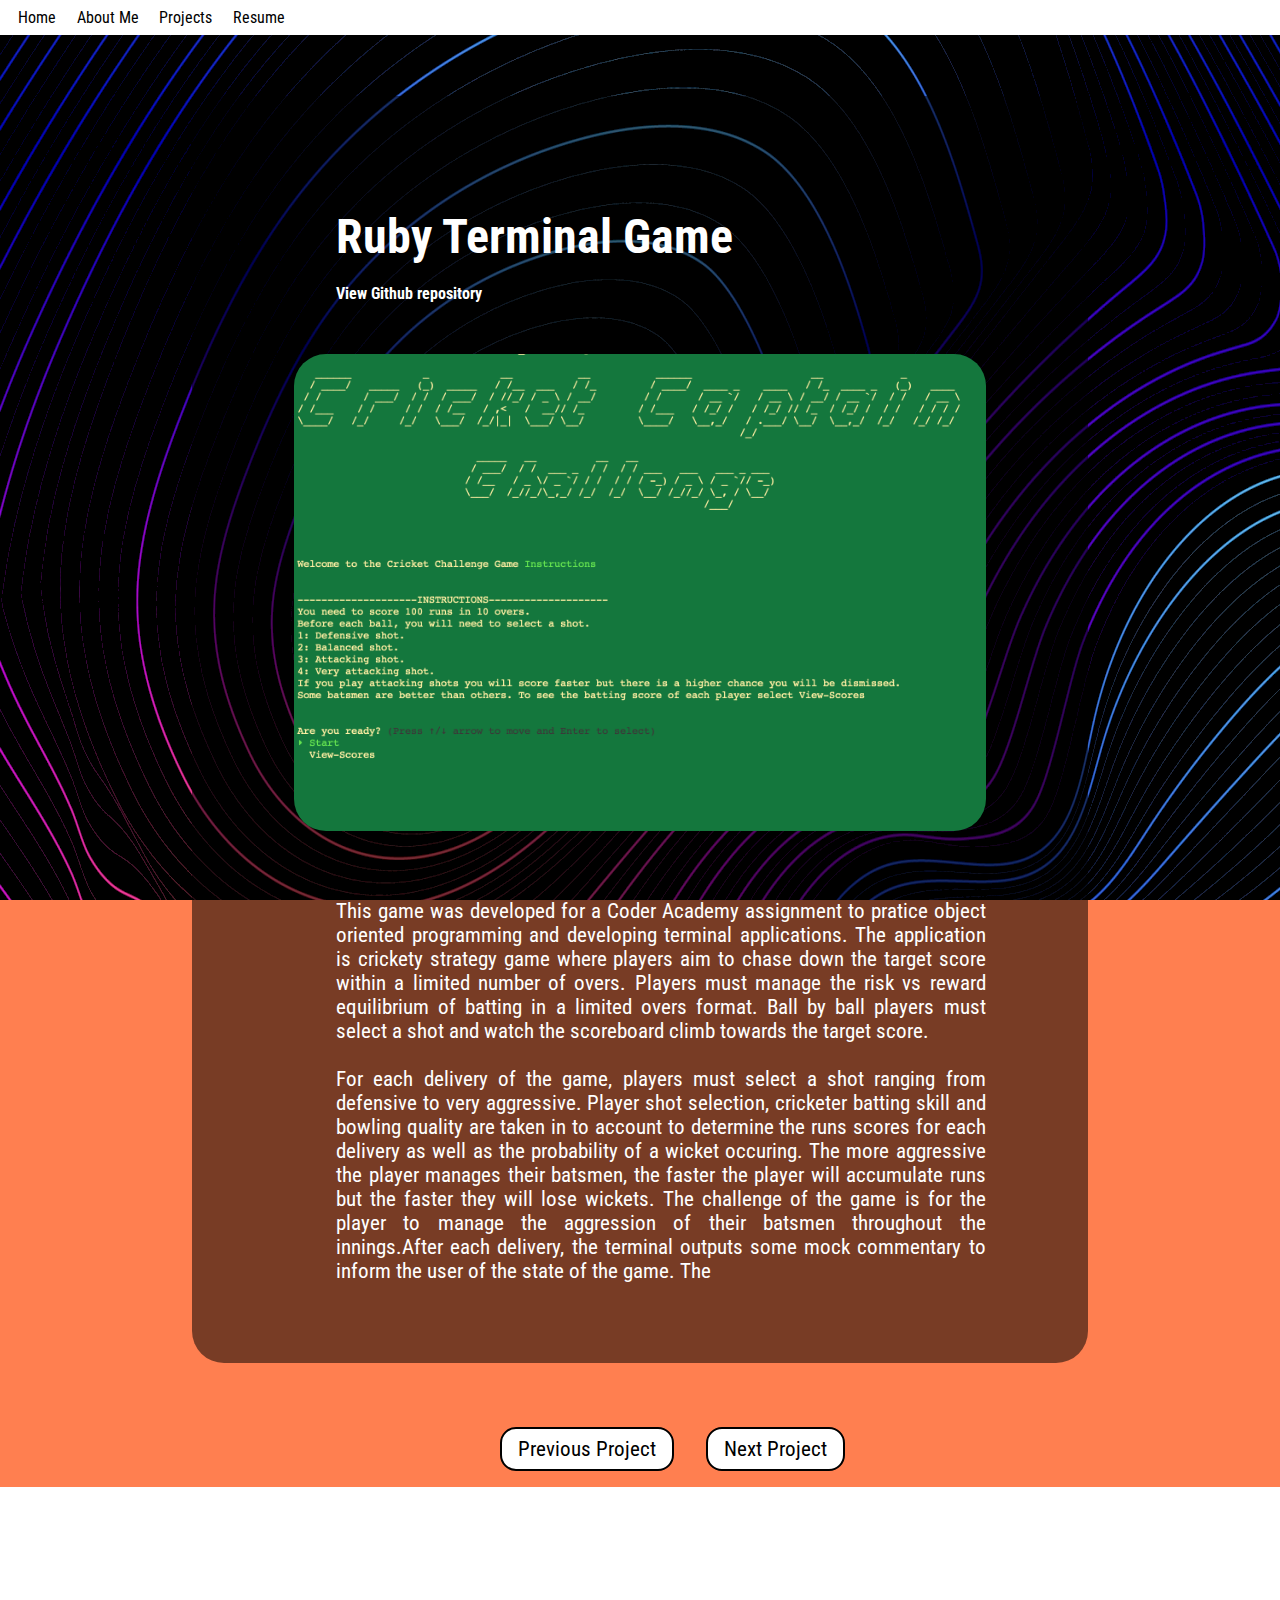
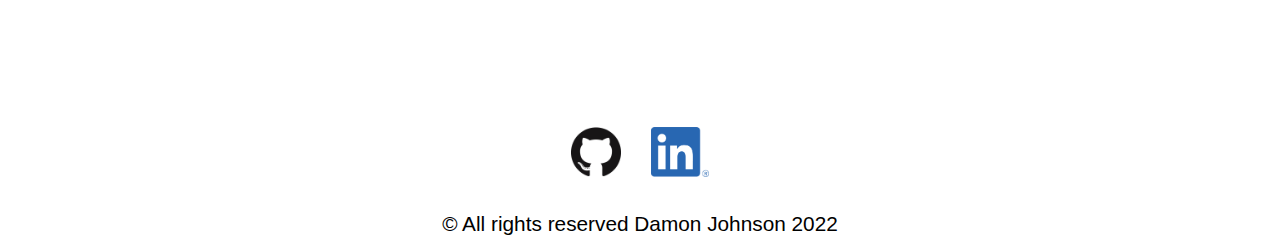
<file: project2.html>
<!DOCTYPE html>
<html lang="en">
    <head>
        <title>Damon Johnson Developer</title>
        <link rel="stylesheet" href="other-style.css" />
        <meta charset="UTF-8">
        <meta http-equiv="X-UA-Compatible" content="IE=edge">
        <meta name="viewport" content="width=device-width, initial-scale=1.0">
    </head>

<!-- Navbar -->
    <body id="blog2-body">
        <header>
            <nav> 
                <ul>
                    <li>
                        <a href="index.html">Home</a>
                    </li>
                    <li>
                        <a href="about-me.html">About Me</a>
                    </li>
                    <li>
                        <a href="project1.html">Projects</a>
                    </li>
                    <li>
                        <a href="resume.html">Resume</a>
                    </li>
                </ul>
            </nav>
        </header>

    <!-- Blog Article -->
        <section class="blog-container">
            <div class="blog-alltext">
                <h1 class="blog-heading">Ruby Terminal Game</h1>
                <br>
                <a href="https://github.com/DamonJohnson/Cricket-Captain-Game">
                    <h4>View Github repository</h4>
                </a>
                <br>
                <img id="blog-image" src="images/cricket-game.png" alt="A screenshot of the cricket terminal game">
                <p class="blog-para">
                    This game was developed for a Coder Academy assignment to pratice object oriented programming and developing terminal applications.
                    The application is crickety strategy game where players aim to chase down the target score within a limited number of overs. Players must manage the risk vs reward equilibrium of batting in a limited overs format. Ball by ball players must select a shot and watch the scoreboard climb towards the target score.
                    <br></br>
                    For each delivery of the game, players must select a shot ranging from defensive to very aggressive. Player shot selection, cricketer batting skill and bowling quality are taken in to account to determine the runs scores for each delivery as well as the probability of a wicket occuring. The more aggressive the player manages their batsmen, the faster the player will accumulate runs but the faster they will lose wickets. The challenge of the game is for the player to manage the aggression of their batsmen throughout the innings.After each delivery, the terminal outputs some mock commentary to inform the user of the state of the game. The
                </p>
            </div>
        </section>

        <div class="buttons">
            <a href="project1.html">
                <button type=button>Previous Project</button>
            </a>
            <a href="project3.html">
                <button type=button>Next Project</button>
            </a>
        </div>

        <!-- Social links -->
        <div id="social-links">
            <a href="https://github.com/DamonJohnson">
                <img src="images/GitHub-Mark-120px-plus.png" alt="Github" height="50em">
            </a>
            <a href="https://www.linkedin.com/in/damon-johnson-924459145/">
                <img src="images/LI-In-Bug.png" alt="LinkedIn" height="50em">
            </a>
        </div>

        <footer>
            <p>&copy; All rights reserved Damon Johnson 2022</p>
        </footer>

    </body>
</html>
</file>
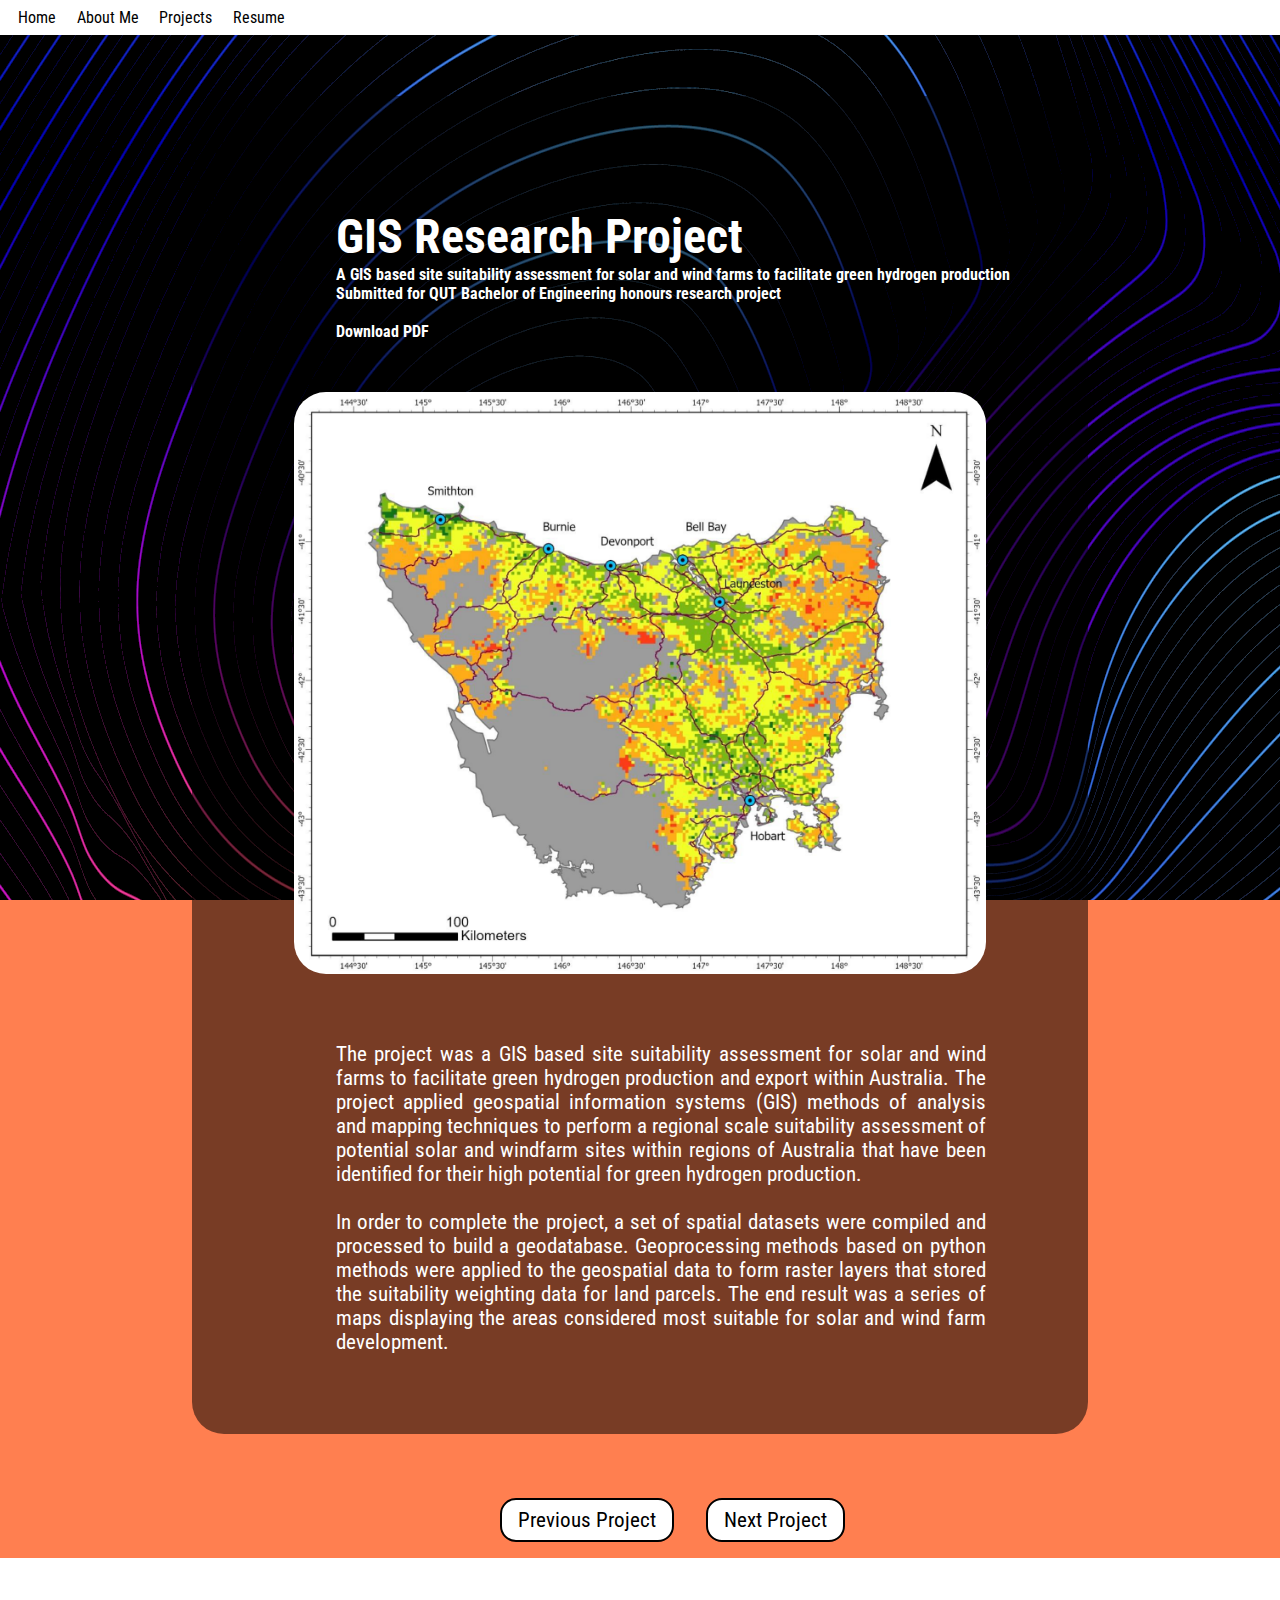
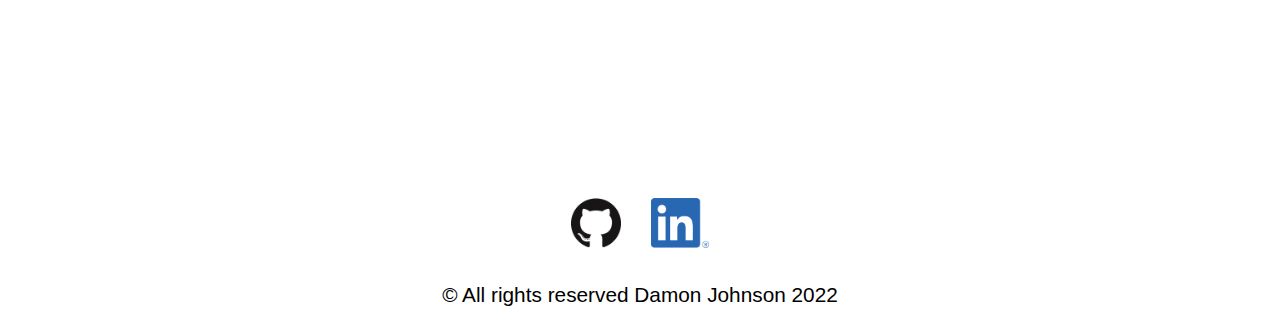
<file: project3.html>
<!DOCTYPE html>
<html lang="en">
    <head>
        <title>Damon Johnson Developer</title>
        <link rel="stylesheet" href="other-style.css" />
        <meta charset="UTF-8">
        <meta http-equiv="X-UA-Compatible" content="IE=edge">
        <meta name="viewport" content="width=device-width, initial-scale=1.0">
    </head>

<!-- Navbar -->
    <body id="blog3-body">
        <header>
            <nav> 
                <ul>
                    <li>
                        <a href="index.html">Home</a>
                    </li>
                    <li>
                        <a href="about-me.html">About Me</a>
                    </li>
                    <li>
                        <a href="project1.html">Projects</a>
                    </li>
                    <li>
                        <a href="resume.html">Resume</a>
                    </li>
                </ul>
            </nav>
        </header>

        <!-- Blog Article -->
        <section class="blog-container">
            <div class="blog-alltext">
                <h1 class="blog-heading">GIS Research Project</h1>
                <h4>A GIS based site suitability assessment for solar and wind farms to facilitate green hydrogen production</h4>
                <h4>Submitted for QUT Bachelor of Engineering honours research project</h4>
                <br>
                <a href="docs/DamonJohnson_Thesis.pdf"><h4>Download PDF</h4></a>
                <br>
                <img id="blog-image" src="images/thesis_screenshot.png" alt="traditional icelandic house with hills in background">
                <p class="blog-para">
                    The project was a GIS based site suitability assessment for solar and wind farms to facilitate green hydrogen production and export within Australia.
                    The project applied geospatial information systems (GIS) methods of analysis and mapping techniques to perform a regional scale suitability assessment of potential solar and windfarm sites within regions of Australia that have been identified for their high potential for green hydrogen production.
                    <br><br>
               
                    In order to complete the project, a set of spatial datasets were compiled and processed to build a geodatabase.
                    Geoprocessing methods based on python methods were applied to the geospatial data to form raster layers that stored the suitability weighting data for land parcels.
                    The end result was a series of maps displaying the areas considered most suitable for solar and wind farm development.
        
                </p>
            </div>
        </section>

        <div class="buttons">
            <a href="project2.html">
                <button type=button>Previous Project</button>
            </a>
            <a href="project1.html">
                <button type=button>Next Project</button>
            </a>
        </div>

        <!-- Social links -->
        <div id="social-links">
            <a href="https://github.com/DamonJohnson">
                <img src="images/GitHub-Mark-120px-plus.png" alt="Github" height="50">
            </a>
            <a href="https://www.linkedin.com/in/damon-johnson-924459145/">
                <img src="images/LI-In-Bug.png" alt="LinkedIn" height="50">
            </a>
        </div>

        <footer>
            <p>&copy; All rights reserved Damon Johnson 2022</p>
        </footer>

    </body>
</html>
</file>
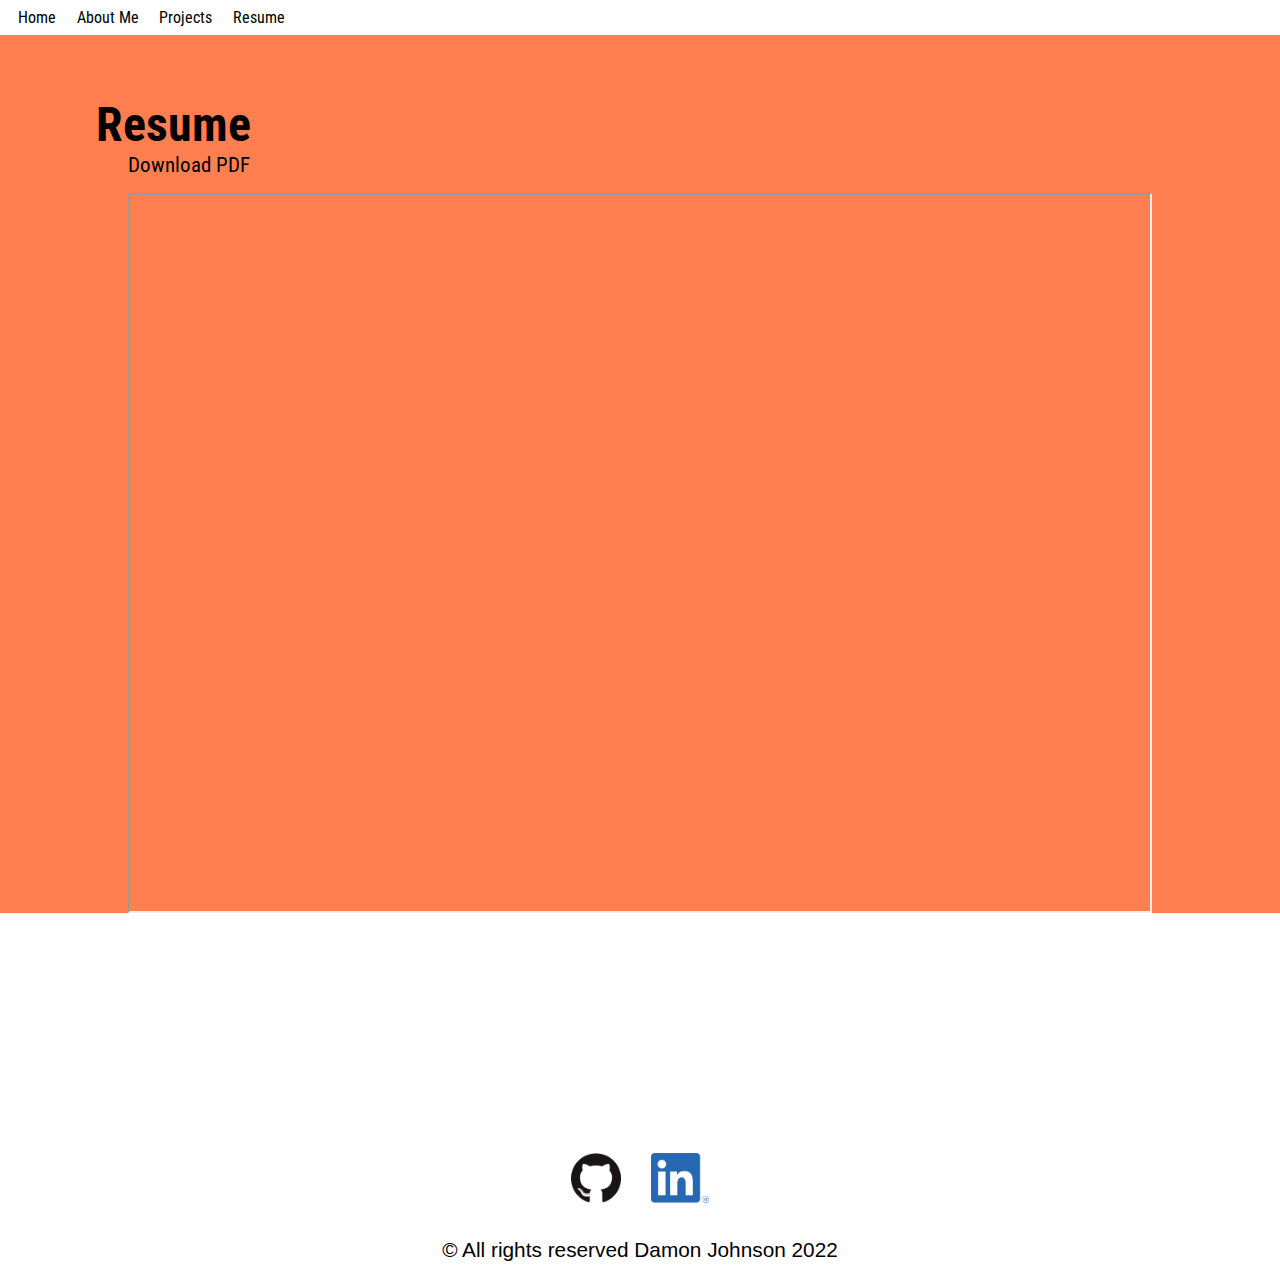
<file: resume.html>
<!DOCTYPE html>
<html lang="en">
  <head>
    <title>Damon Johnson Dev Resume</title>
    <link rel="stylesheet" href="other-style.css" />
    <meta charset="UTF-8" />
    <meta http-equiv="X-UA-Compatible" content="IE=edge" />
    <meta name="viewport" content="width=device-width, initial-scale=1.0" />
  </head>

  <!-- Navbar -->
  <body>
    <header>
      <nav>
        <ul>
          <li>
            <a href="index.html" target="blank">Home</a>
          </li>
          <li>
            <a href="about-me.html" target="blank">About Me</a>
          </li>
          <li>
            <a href="project1.html" target="blank">Projects</a>
          </li>
          <li>
            <a href="resume.html" target="blank">Resume</a>
          </li>
        </ul>
      </nav>
    </header>

    <!-- Resume Page Content -->
    <h1>Resume</h1>
    <a href="resume.pdf">
      <p id="download-link">Download PDF</p>
    </a>
    <article id="pdf-viewer">
      <iframe src="resume.pdf"></iframe>
    </article>

    <!-- Social links -->
    <div id="social-links">
      <a href="https://github.com/DamonJohnson">
        <img src="images/GitHub-Mark-120px-plus.png" alt="Github" height="50" />
      </a>
      <a href="https://www.linkedin.com/in/damon-johnson-924459145/">
        <img src="images/LI-In-Bug.png" alt="LinkedIn" height="50" />
      </a>
    </div>

    <footer>
      <p>&copy; All rights reserved Damon Johnson 2022</p>
    </footer>
  </body>
</html>
</file>
<file: other-style.css>
@import url("https://fonts.googleapis.com/css2?family=Gideon+Roman&family=Roboto+Condensed:ital,wght@0,300;0,400;1,300;1,400&display=swap");
@import url("https://fonts.googleapis.com/css2?family=Vesper+Libre:wght@700&display=swap");
@import url("https://fonts.googleapis.com/css2?family=Gideon+Roman&family=Roboto+Condensed:ital,wght@0,300;0,400;1,300;1,400&display=swap");
@import url("https://fonts.googleapis.com/css2?family=Vesper+Libre:wght@700&display=swap");
body {
  background-color: coral;
}

* {
  box-sizing: border-box;
  margin: 0;
  padding: 0;
}

p {
  font-size: 1.3rem;
}

a {
  text-decoration: none;
  color: white;
}

nav {
  z-index: 1;
  position: absolute;
  padding: 0.5rem;
  display: flex;
  font-family: "Roboto Condensed";
  background-color: white;
  width: 100%;
}
nav ul {
  list-style: none;
  display: flex;
  margin-right: auto;
  align-items: center;
}
nav ul li {
  padding: 0 0.8vw;
}
nav ul a {
  text-decoration: none;
  color: black;
}

#social-links {
  background-color: white;
  width: 100%;
  display: flex;
  justify-content: center;
  padding: 1rem;
  padding-top: 25vh;
}
#social-links a {
  padding: 15px;
}

footer {
  background-color: white;
  font-family: sans-serif;
  font-size: 0.6rem;
  display: flex;
  justify-content: center;
  padding-bottom: 1rem;
  text-align: center;
}

h1 {
  font-family: "Roboto Condensed", sans-serif;
  font-size: 3rem;
  padding-left: 3rem;
  padding-top: 6rem;
}

#download-link {
  color: black;
  font-family: "Roboto Condensed", sans-serif;
  padding-bottom: 1rem;
  margin-left: 10vw;
}

#pdf-viewer {
  display: flex;
  justify-content: center;
  align-items: center;
}

iframe {
  width: 80vw;
  height: 80vh;
}

@media screen and (max-width: 300px) {
  #about-me-body {
    display: flex;
    flex-direction: column;
    justify-content: center;
    align-items: center;
  }

  .other-para {
    font-family: "Roboto Condensed", sans-serif;
    width: 90%;
    padding: 0rem 0rem;
    order: 2;
  }

  #img-container {
    width: 50%;
    margin: auto;
  }

  #profile-pic {
    order: 3;
    width: 100%;
    padding: 1rem;
    border-radius: 4rem;
  }
}
@media screen and (min-width: 301px) {
  #about-me-body {
    display: flex;
    flex-direction: row;
    flex-wrap: wrap;
    justify-content: center;
    align-items: center;
  }

  .other-para {
    order: 1;
    font-family: "Roboto Condensed", sans-serif;
    width: 90%;
    padding-left: 3rem;
  }

  #img-container {
    box-sizing: border-box;
    margin: auto;
    padding: 0;
    width: 100%;
  }

  #profile-pic {
    display: block;
    box-sizing: border-box;
    width: 250px;
    margin-left: auto;
    margin-right: auto;
    margin-top: 2rem;
    margin-bottom: 2rem;
  }
}
@media screen and (min-width: 301px) {
  #img-container {
    box-sizing: border-box;
    margin: auto;
    padding: 0;
    width: 100%;
  }

  #profile-pic {
    display: block;
    box-sizing: border-box;
    width: 250px;
    margin-left: auto;
    margin-right: auto;
    margin-top: 2rem;
    margin-bottom: 2rem;
  }

  #blog1-body {
    background-image: url(images/wallpaper1.png);
    background-attachment: fixed;
  }

  #blog2-body {
    background-image: url(images/wallpaper1.png);
    background-attachment: fixed;
  }

  #blog3-body {
    background-image: url(images/wallpaper1.png);
    background-attachment: fixed;
  }
}
@media screen and (min-width: 901px) {
  h1 {
    margin-left: 3rem;
  }

  #about-me-body {
    position: relative;
    margin-right: 40vw;
    margin-top: -400px;
  }

  #img-container {
    width: 0;
    margin-right: 30vw;
    padding: 2rem;
  }

  #profile-pic {
    box-sizing: border-box;
    width: 320px;
    margin-left: 70%;
    margin-right: 30;
    margin-top: 2rem;
    margin-bottom: 2rem;
  }

  .blog-heading {
    font-family: "Roboto Condensed", sans-serif;
    color: white;
    margin-left: 8rem;
    padding-left: 0rem;
  }

  h4 {
    font-family: "Roboto Condensed", sans-serif;
    color: white;
    margin-left: 8rem;
  }

  #blog-image {
    width: 80%;
    position: relative;
    left: 10%;
    border-radius: 2rem;
    margin-top: 2rem;
  }

  .blog-container {
    width: 100%;
    display: flex;
    align-items: center;
    justify-content: center;
  }

  .blog-alltext {
    position: relative;
    top: 6rem;
    font-family: "Roboto Condensed", sans-serif;
    width: 70%;
    background-color: rgba(0, 0, 0, 0.529);
    color: white;
    padding: 1rem;
    border-radius: 2rem;
    text-align: justify;
  }

  .blog-para {
    margin-left: 4rem;
    width: 90%;
    padding: 4rem;
  }

  #project-ul {
    font-size: 1.3rem;
    margin-left: 4rem;
    padding-left: 5rem;
    margin-top: -4rem;
    padding-bottom: 4rem;
  }

  .buttons {
    display: flex;
    justify-content: center;
    align-items: center;
    margin-left: 5vw;
    padding-top: 9rem;
  }

  button {
    background-color: white;
    color: black;
    border: 2px solid black;
    padding: 0.5rem 1rem 0.5rem 1rem;
    font-family: "Roboto Condensed", sans-serif;
    font-size: 1.3rem;
    transition-duration: 0.2s;
    border-radius: 1rem;
    margin: 1rem;
  }

  button:hover {
    background-color: #0101a3;
    color: white;
  }
}
@media screen and (max-width: 900px) {
  .blog-heading {
    margin-left: 0;
    font-family: "Roboto Condensed", sans-serif;
    color: white;
  }

  h4 {
    margin-left: 0;
    font-family: "Roboto Condensed", sans-serif;
    color: white;
  }

  #blog-image {
    width: 90%;
    border-radius: 2rem;
    position: relative;
    left: 5%;
  }

  .blog-container {
    width: 100%;
  }

  .blog-alltext {
    position: relative;
    top: 0rem;
    font-family: "Roboto Condensed", sans-serif;
    width: 100%;
    background-color: rgba(0, 0, 0, 0.529);
    color: white;
    padding: 1rem;
    padding-bottom: 0rem;
  }

  .blog-para {
    margin-left: 0rem;
    width: 100%;
    padding: 1rem;
    text-align: justify;
  }

  .buttons {
    background-color: rgba(0, 0, 0, 0.529);
    display: flex;
    justify-content: center;
    align-items: center;
    padding-top: 9rem;
  }

  button {
    background-color: white;
    color: black;
    border: 2px solid black;
    padding: 0.5rem 1rem 0.5rem 1rem;
    font-family: "Roboto Condensed", sans-serif;
    font-size: 1.3rem;
    transition-duration: 0.2s;
    border-radius: 1rem;
    margin: 1rem;
  }

  button:hover {
    background-color: #0101a3;
    color: white;
  }
}
@media screen and (max-width: 1300px) {
  label {
    font-family: "Roboto Condensed", sans-serif;
    font-size: 1.3rem;
  }

  #name-form {
    display: flex;
    flex-direction: row;
    justify-content: center;
  }

  .name-input {
    margin: 1rem;
    width: 50%;
  }
  .name-input input {
    width: 100%;
    padding: 1rem 0;
  }

  #other-form {
    width: 100%;
    margin: 1rem;
    padding-right: 2rem;
  }

  #email {
    width: 100%;
    padding: 1rem 0;
  }

  #message {
    width: 100%;
    padding-bottom: 3rem;
  }
}
@media screen and (min-width: 1301px) {
  #contact-form {
    width: 80%;
    margin-left: 10%;
  }

  label {
    font-family: "Roboto Condensed", sans-serif;
    font-size: 1.3rem;
  }

  #name-form {
    display: flex;
    flex-direction: row;
    justify-content: center;
  }

  .name-input {
    margin: 1rem;
    width: 50%;
  }
  .name-input input {
    width: 100%;
    padding: 1rem 1rem;
    font-size: 1rem;
  }

  #other-form {
    width: 100%;
    margin: 1rem;
    padding-right: 2rem;
  }

  #email {
    width: 100%;
    padding: 1rem 1rem;
    font-size: 1rem;
  }

  #message {
    width: 100%;
    padding: 1rem 1rem;
    font-size: 1rem;
  }
}

/*# sourceMappingURL=other-style.css.map */
</file>
<file: style.css>
@import url("https://fonts.googleapis.com/css2?family=Gideon+Roman&family=Roboto+Condensed:ital,wght@0,300;0,400;1,300;1,400&display=swap");
@import url("https://fonts.googleapis.com/css2?family=Vesper+Libre:wght@700&display=swap");
body {
  background-color: black;
}

* {
  box-sizing: border-box;
  margin: 0;
  padding: 0;
}
@media screen and (min-width: 1px) and (max-width: 600px) {
  * nav {
    z-index: 1;
    padding: 0.5rem;
    position: absolute;
    font-family: "Roboto Condensed";
  }
  * nav ul {
    list-style: none;
    display: flex;
    align-items: center;
  }
  * nav ul li {
    padding: 0 2vw;
  }
  * nav ul a {
    text-decoration: none;
    color: white;
  }
  * #hero {
    top: 0;
    left: 0;
    position: relative;
    width: 100vw;
    height: 100vh;
    display: flex;
    align-items: center;
    justify-content: center;
    z-index: 0;
  }
  * #hero #my-info {
    z-index: 2;
    font-family: "Roboto Condensed", sans-serif;
    text-align: center;
    margin-bottom: 15%;
  }
  * #hero #my-info h1 {
    color: white;
    padding: 1rem;
    font-size: 4vh;
  }
  * #hero #my-info h3 {
    color: white;
    padding: 1rem;
    font-size: 3vh;
  }
  * #hero #video-container {
    position: absolute;
    z-index: 0;
  }
  * #blog-section h2 {
    font-size: 5vh;
    font-family: "Roboto Condensed", sans-serif;
    margin: 10vh 0 5vh 5vh;
  }
  * #blog-section #article-container {
    width: 100%;
    display: flex;
    justify-content: space-evenly;
    align-items: flex-start;
    flex-direction: row;
    flex-wrap: wrap;
  }
  * #blog-section #article-container .blog-article {
    position: relative;
    width: 340px;
  }
  * #blog-section #article-container .blog-article img {
    width: 100%;
    border-radius: 10%;
    z-index: 0;
    margin-top: 1vh;
    margin-bottom: 1vh;
  }
  * #blog-section #article-container .blog-article .blog-article:hover {
    width: 360px;
    transition: 0.3s;
  }
  * #blog-section #article-container .blog-article .article-text {
    position: absolute;
    top: 53%;
    left: 0;
    width: auto;
    text-align: justify;
    z-index: 1;
    background-color: rgba(0, 0, 0, 0.571);
    padding: 1rem;
    border-top-right-radius: 20px;
    border-bottom-right-radius: 20px;
  }
  * #blog-section #article-container .blog-article .article-text h4 {
    font-family: "Roboto Condensed", sans-serif;
    color: white;
    font-size: 2rem;
  }
  * #social-links {
    width: 100%;
    display: flex;
    justify-content: center;
    padding-top: 20vh;
  }
  * #social-links a {
    padding: 15px;
  }
  * footer {
    font-family: sans-serif;
    display: flex;
    justify-content: center;
  }
}
@media screen and (min-width: 601px) and (max-width: 1000px) {
  * nav {
    z-index: 1;
    position: absolute;
    padding: 0.5rem;
    display: flex;
    font-family: "Roboto Condensed";
  }
  * nav ul {
    list-style: none;
    display: flex;
    margin-right: auto;
    align-items: center;
  }
  * nav ul li {
    padding: 0 1rem;
  }
  * nav ul a {
    text-decoration: none;
    color: white;
  }
  * #hero {
    top: 0;
    left: 0;
    position: relative;
    width: 100%;
    height: 100%;
    display: flex;
    align-items: center;
    justify-content: center;
    z-index: 0;
  }
  * #hero #my-info {
    z-index: 2;
    font-family: "Roboto Condensed", sans-serif;
    text-align: center;
    margin-bottom: 15%;
  }
  * #hero #my-info h1 {
    color: white;
    padding-top: 5rem;
    font-size: 5vh;
  }
  * #hero #my-info h3 {
    color: white;
    padding: 1rem;
    font-size: 4vh;
  }
  * #hero #video-container {
    position: absolute;
    z-index: 0;
  }
  * #blog-section h2 {
    color: white;
    font-size: 5vh;
    font-family: "Roboto Condensed", sans-serif;
    margin: 10vh 0 5vh 10vh;
  }
  * #blog-section #article-container {
    width: 100%;
    display: flex;
    justify-content: space-evenly;
    align-items: flex-start;
    flex-direction: row;
    flex-wrap: wrap;
  }
  * #blog-section #article-container .blog-article {
    position: relative;
    width: 340px;
  }
  * #blog-section #article-container .blog-article img {
    width: 100%;
    border-radius: 10%;
    z-index: 0;
    margin-top: 1vh;
    margin-bottom: 1vh;
  }
  * #blog-section #article-container .blog-article .article-text {
    position: absolute;
    top: 53%;
    left: 0;
    width: auto;
    text-align: justify;
    z-index: 1;
    background-color: rgba(0, 0, 0, 0.571);
    padding: 1rem;
    border-top-right-radius: 20px;
    border-bottom-right-radius: 20px;
  }
  * #blog-section #article-container .blog-article .article-text a {
    text-decoration: none;
  }
  * #blog-section #article-container .blog-article .article-text h4 {
    font-family: "Roboto Condensed", sans-serif;
    color: white;
    font-size: 2rem;
  }
  * #blog-section #article-container .blog-article .article-text .blog-article:hover {
    width: 360px;
    transition: 0.3s;
  }
  * #social-links {
    width: 100%;
    display: flex;
    justify-content: center;
    padding-top: 20vh;
  }
  * #social-links a {
    padding: 15px;
  }
  * footer {
    font-family: sans-serif;
    display: flex;
    justify-content: center;
  }
}
@media screen and (min-width: 1001px) {
  * nav {
    z-index: 1;
    position: absolute;
    padding: 0.5rem;
    display: flex;
    font-family: "Roboto Condensed";
  }
  * nav ul {
    list-style: none;
    display: flex;
    margin-right: auto;
    align-items: center;
  }
  * nav ul li {
    padding: 0 1rem;
  }
  * nav ul a {
    text-decoration: none;
    color: white;
  }
  * #hero {
    top: 0;
    left: 0;
    position: relative;
    width: 100vw;
    height: 100vh;
    display: flex;
    align-items: center;
    justify-content: center;
    z-index: 0;
  }
  * #hero #my-info {
    z-index: 2;
    font-family: "Roboto Condensed", sans-serif;
    margin-right: 37vw;
    margin-top: 45vh;
  }
  * #hero #my-info h1 {
    color: white;
    padding: 1rem;
    font-size: 11vh;
  }
  * #hero #my-info h3 {
    color: white;
    padding: 1rem;
    font-size: 8vh;
  }
  * #hero #video-container {
    position: absolute;
    z-index: 0;
  }
  * #blog-section h2 {
    font-size: 5vh;
    font-family: "Roboto Condensed", sans-serif;
    margin: 10vh 0 5vh 10vh;
  }
  * #blog-section #article-container {
    width: 100%;
    display: flex;
    justify-content: space-evenly;
    align-items: flex-start;
    flex-direction: row;
    flex-wrap: wrap;
    flex: 400px 2;
  }
  * #blog-section #article-container .blog-article {
    position: relative;
    width: 340px;
  }
  * #blog-section #article-container .blog-article img {
    width: 100%;
    border-radius: 10%;
    z-index: 0;
    margin-top: 1vh;
    margin-bottom: 1vh;
  }
  * #blog-section #article-container .blog-article .article-text {
    position: absolute;
    top: 53%;
    left: 0;
    width: auto;
    text-align: justify;
    z-index: 1;
    background-color: rgba(0, 0, 0, 0.571);
    padding: 1rem;
    border-top-right-radius: 20px;
    border-bottom-right-radius: 20px;
  }
  * #blog-section #article-container .blog-article .article-text a {
    text-decoration: none;
  }
  * #blog-section #article-container .blog-article .article-text h4 {
    font-family: "Roboto Condensed", sans-serif;
    color: white;
    font-size: 2rem;
  }
  * #blog-section #article-container .blog-article:hover {
    width: 360px;
    transition: 0.3s;
  }
  * #social-links {
    width: 100%;
    display: flex;
    justify-content: center;
    padding-top: 40vh;
  }
  * #social-links a {
    padding: 15px;
  }
  * footer {
    font-family: sans-serif;
    display: flex;
    justify-content: center;
  }
}

/*# sourceMappingURL=style.css.map */
</file>
